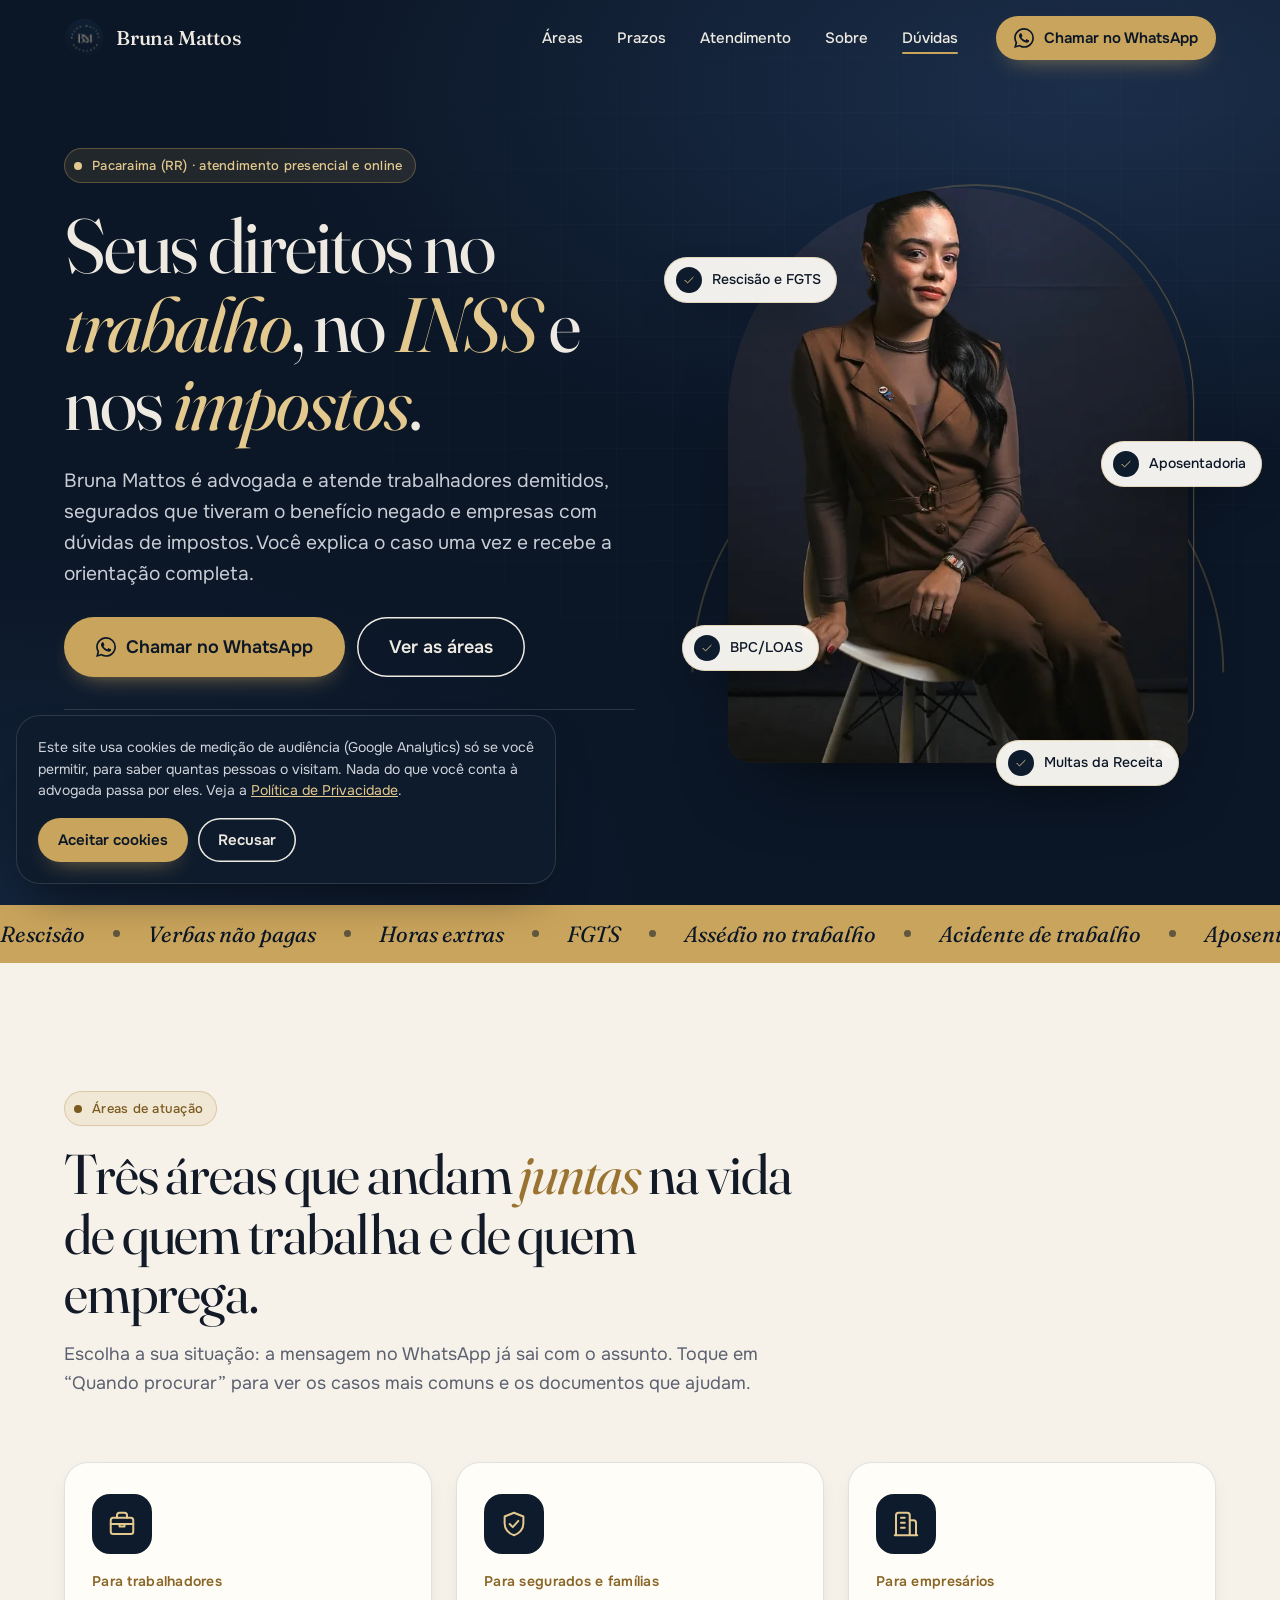
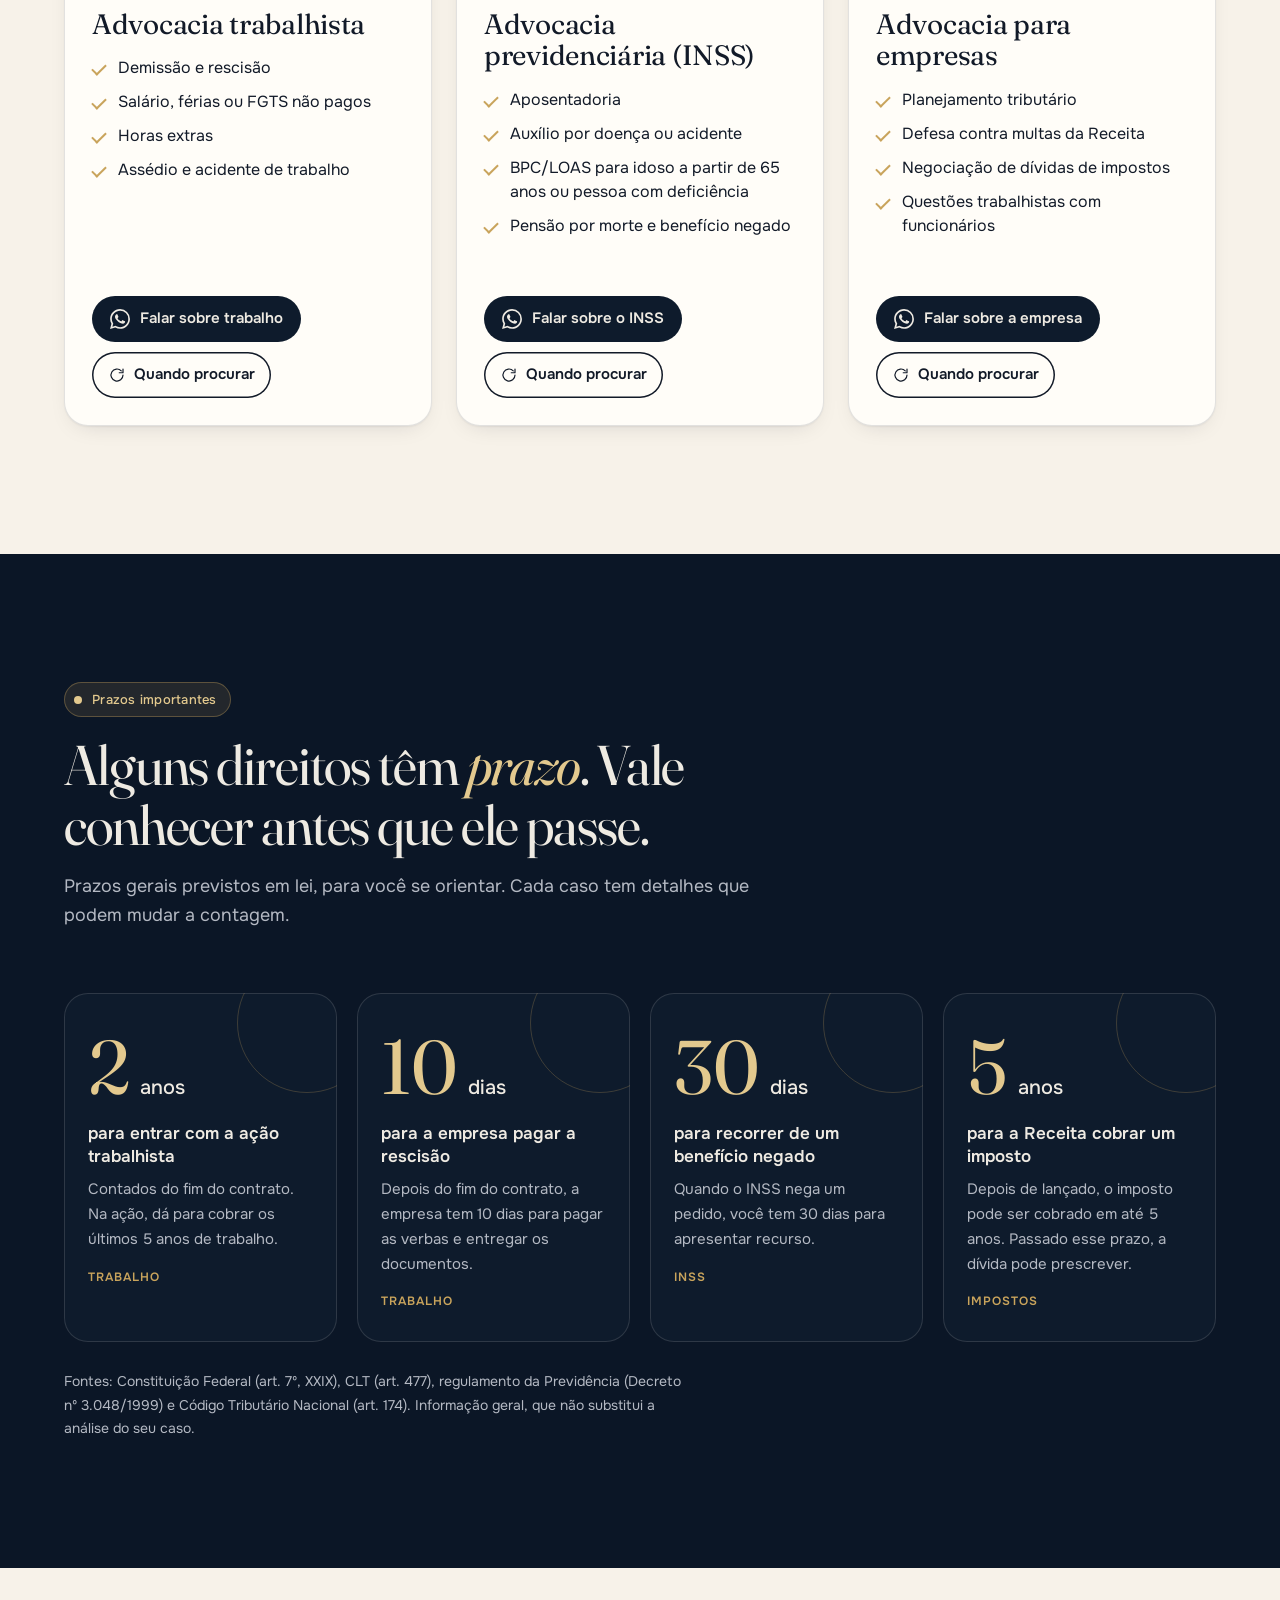
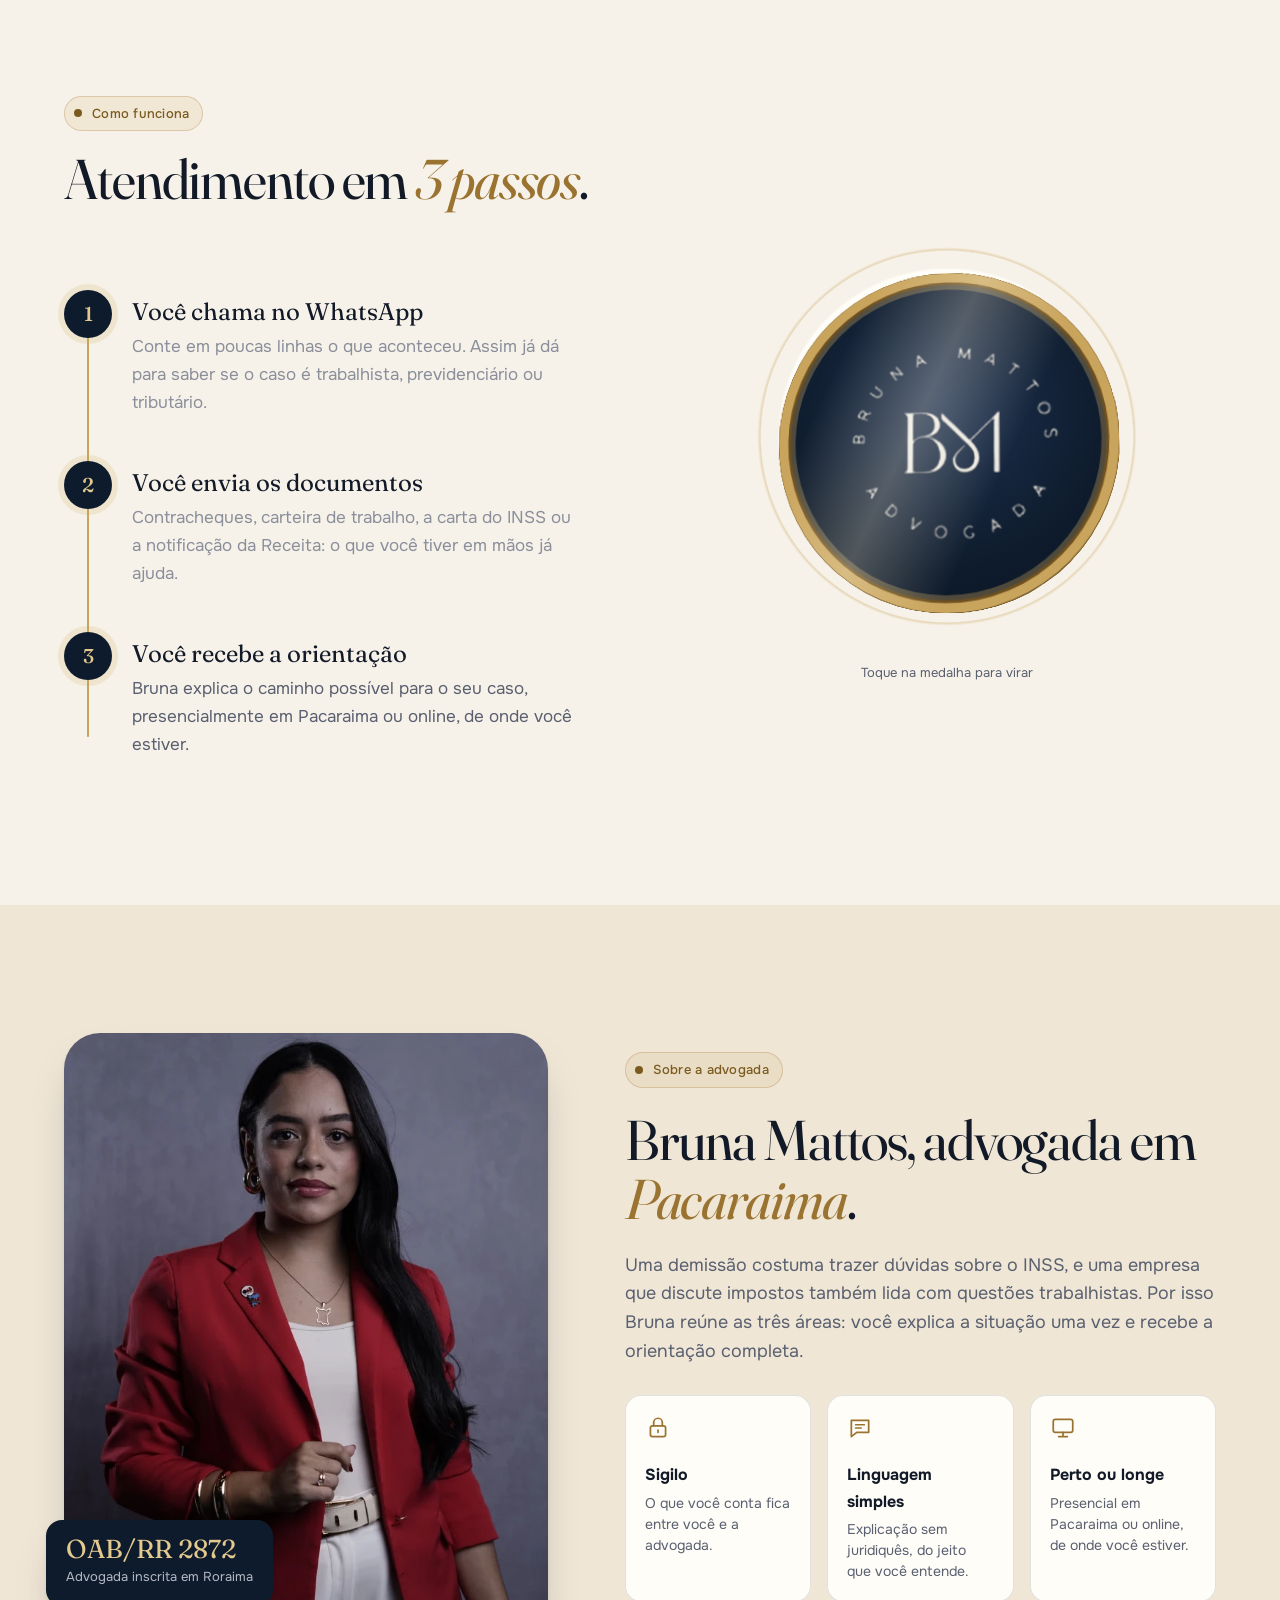
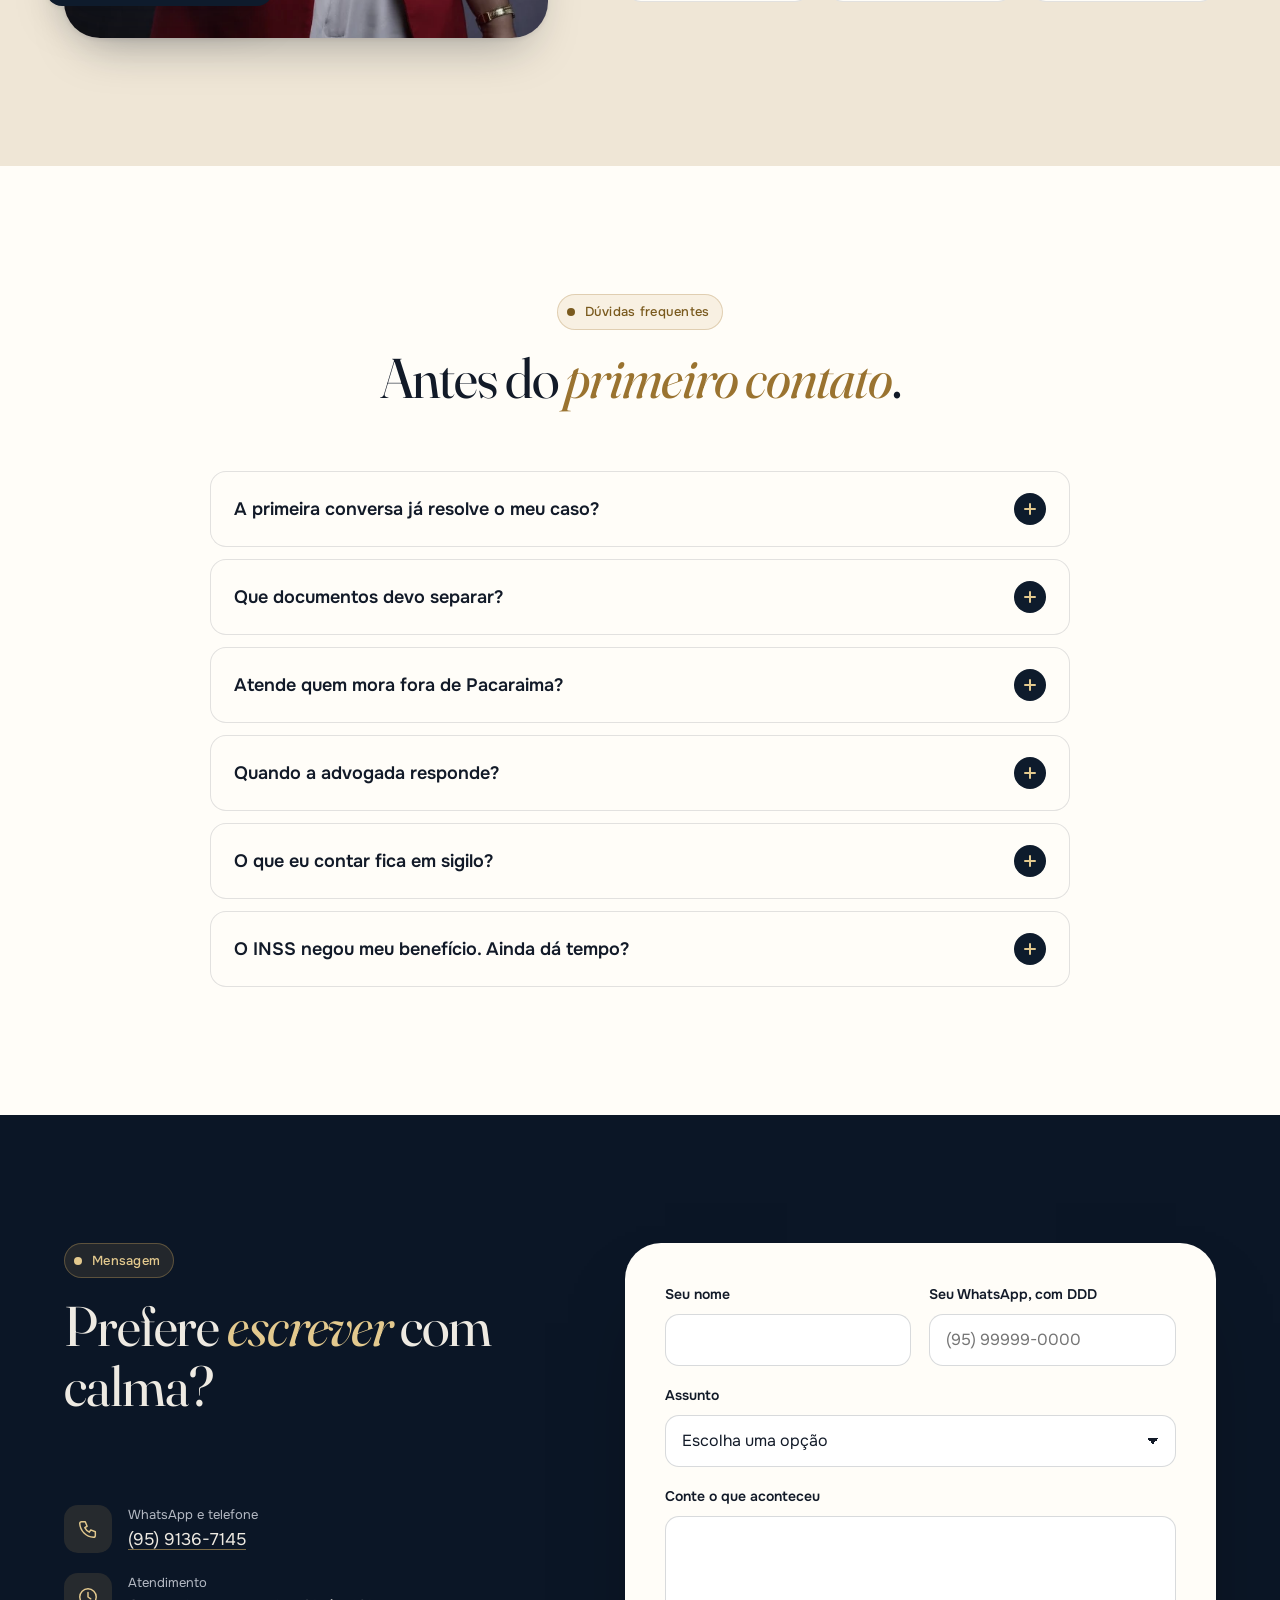
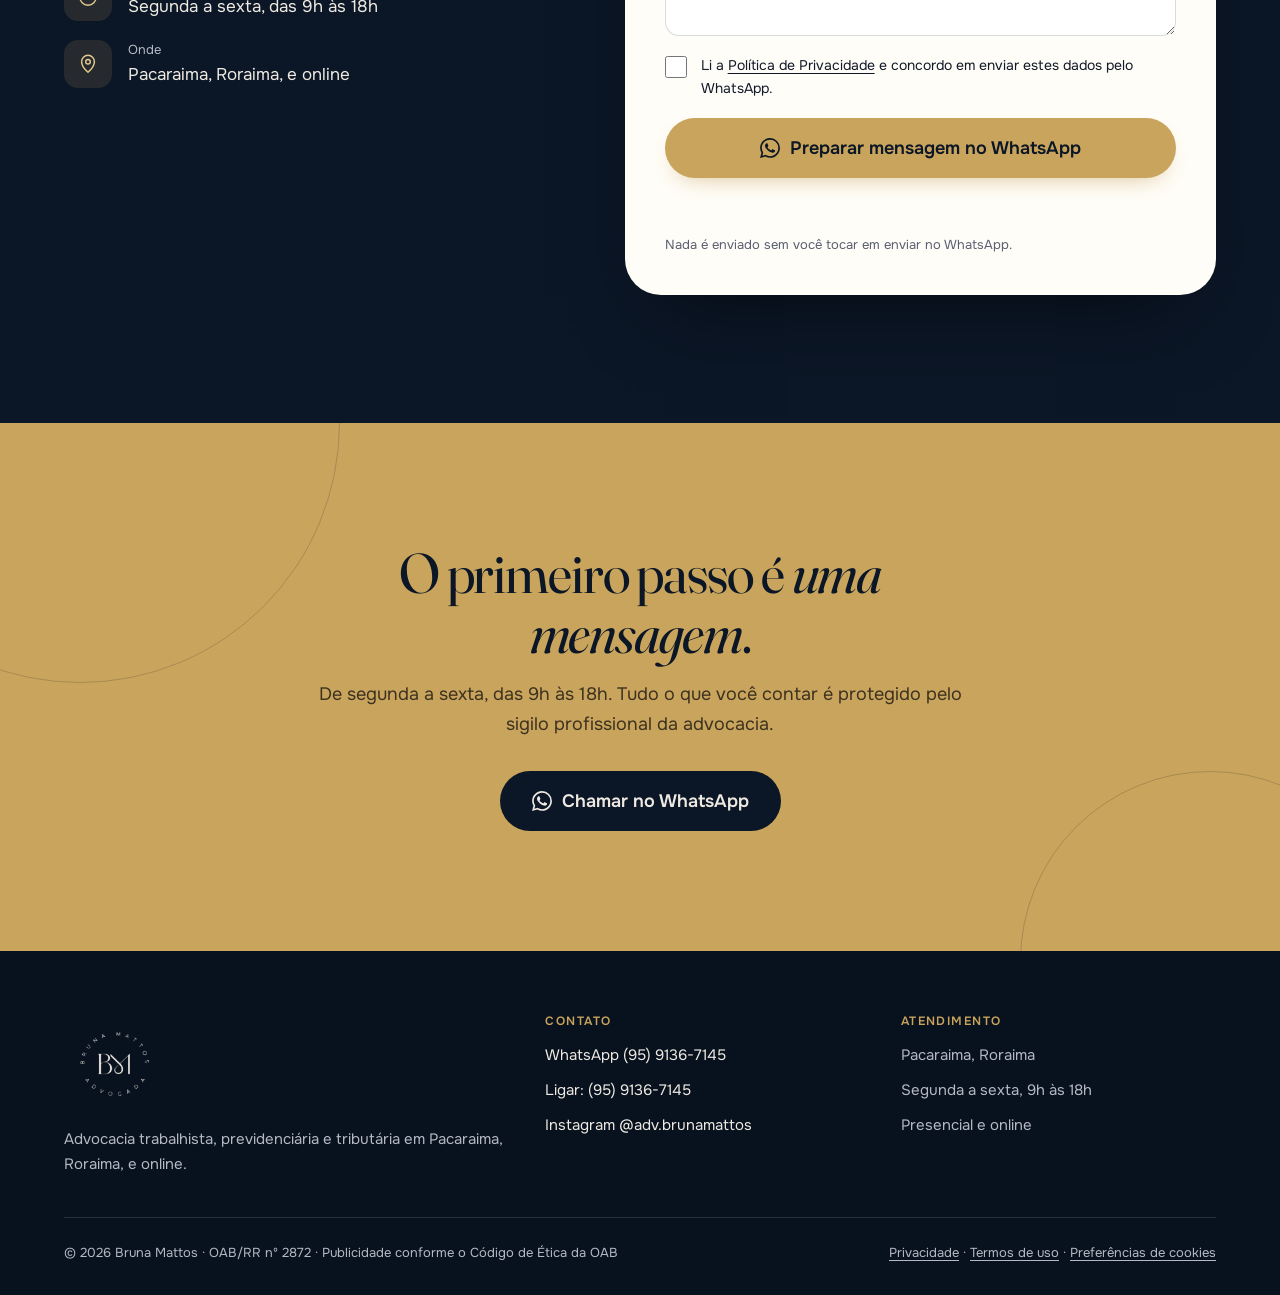
<file: index.html>
<!doctype html>
<html lang="pt-BR">
<head>
<meta charset="utf-8">
<meta name="viewport" content="width=device-width, initial-scale=1, viewport-fit=cover">
<title>Bruna Mattos, advogada em Pacaraima (RR): trabalho, INSS e impostos</title>
<meta name="description" content="Advogada para trabalhadores, segurados do INSS e empresas, presencial em Pacaraima (RR) e online. OAB/RR nº 2872. Fale pelo WhatsApp de segunda a sexta, das 9h às 18h.">
<link rel="canonical" href="https://vinyciusgestao.github.io/bruna-mattos-advogada/">
<meta property="og:type" content="website">
<meta property="og:locale" content="pt_BR">
<meta property="og:site_name" content="Bruna Mattos, Advogada">
<meta property="og:url" content="https://vinyciusgestao.github.io/bruna-mattos-advogada/">
<meta property="og:title" content="Bruna Mattos, advogada em Pacaraima (RR): trabalho, INSS e impostos">
<meta property="og:description" content="Advogada para trabalhadores, segurados do INSS e empresas, presencial em Pacaraima (RR) e online. OAB/RR nº 2872. Fale pelo WhatsApp de segunda a sexta, das 9h às 18h.">
<meta property="og:image" content="https://vinyciusgestao.github.io/bruna-mattos-advogada/assets/img/og-image.jpg">
<meta property="og:image:width" content="1200">
<meta property="og:image:height" content="630">
<meta property="og:image:alt" content="Bruna Mattos, advogada, ao lado do nome e da OAB/RR nº 2872">
<meta name="twitter:card" content="summary_large_image">
<meta name="twitter:image" content="https://vinyciusgestao.github.io/bruna-mattos-advogada/assets/img/og-image.jpg">
<link rel="icon" href="favicon.ico" sizes="48x48">
<link rel="icon" href="favicon-32x32.png" type="image/png" sizes="32x32">
<link rel="icon" href="favicon-16x16.png" type="image/png" sizes="16x16">
<link rel="apple-touch-icon" href="apple-touch-icon.png">
<link rel="manifest" href="site.webmanifest">
<meta name="theme-color" content="#0b1626">
<link rel="preconnect" href="https://fonts.googleapis.com">
<link rel="preconnect" href="https://fonts.gstatic.com" crossorigin>
<link href="https://fonts.googleapis.com/css2?family=Fraunces:ital,opsz,wght@0,9..144,300..600;1,9..144,300..600&family=Onest:wght@400..700&display=swap" rel="stylesheet">
<link rel="stylesheet" href="assets/estilo.css">
<script>document.documentElement.classList.add("js");try{if(sessionStorage.getItem("bm-visto")||matchMedia("(prefers-reduced-motion: reduce)").matches)document.documentElement.classList.add("sem-carregamento");sessionStorage.setItem("bm-visto","1")}catch(e){document.documentElement.classList.add("sem-carregamento")}</script>
<link rel="modulepreload" href="assets/app.js">
</head>
<body>
<a class="skip-link" href="#conteudo">Pular para o conteúdo</a>
<div class="carregando" aria-hidden="true"><div class="carregando__marca"><img src="assets/img/logo-bruna-mattos-marfim.png" alt="" width="92" height="92"></div></div>
<header class="topo" data-topo>
  <div class="wrap topo__barra">
    <a class="marca" href="#inicio"><img src="assets/img/logo-bruna-mattos.png" alt="" width="40" height="40">Bruna Mattos</a>
    <nav class="menu" aria-label="Principal">
      <a href="#areas">Áreas</a><a href="#prazos">Prazos</a><a href="#atendimento">Atendimento</a><a href="#sobre">Sobre</a><a href="#duvidas">Dúvidas</a>
    </nav>
    <a class="btn btn--ouro" href="https://wa.me/559591367145?text=Ol%C3%A1%2C%20Bruna.%20Vim%20pelo%20site%20e%20gostaria%20de%20falar%20sobre%20um%20caso."><svg viewBox="0 0 24 24" fill="currentColor" aria-hidden="true"><path d="M17.472 14.382c-.297-.149-1.758-.867-2.03-.967-.273-.099-.471-.148-.67.15-.197.297-.767.966-.94 1.164-.173.199-.347.223-.644.075-.297-.15-1.255-.463-2.39-1.475-.883-.788-1.48-1.761-1.653-2.059-.173-.297-.018-.458.13-.606.134-.133.298-.347.446-.52.149-.174.198-.298.298-.497.099-.198.05-.371-.025-.52-.075-.149-.669-1.612-.916-2.207-.242-.579-.487-.5-.669-.51-.173-.008-.371-.01-.57-.01-.198 0-.52.074-.792.372-.272.297-1.04 1.016-1.04 2.479 0 1.462 1.065 2.875 1.213 3.074.149.198 2.096 3.2 5.077 4.487.709.306 1.262.489 1.694.625.712.227 1.36.195 1.871.118.571-.085 1.758-.719 2.006-1.413.248-.694.248-1.289.173-1.413-.074-.124-.272-.198-.57-.347m-5.421 7.403h-.004a9.87 9.87 0 01-5.031-1.378l-.361-.214-3.741.982.998-3.648-.235-.374a9.86 9.86 0 01-1.51-5.26c.001-5.45 4.436-9.884 9.888-9.884 2.64 0 5.122 1.03 6.988 2.898a9.825 9.825 0 012.893 6.994c-.003 5.45-4.437 9.884-9.885 9.884m8.413-18.297A11.815 11.815 0 0012.05 0C5.495 0 .16 5.335.157 11.892c0 2.096.547 4.142 1.588 5.945L.057 24l6.305-1.654a11.882 11.882 0 005.683 1.448h.005c6.554 0 11.89-5.335 11.893-11.893a11.821 11.821 0 00-3.48-8.413Z"/></svg>Chamar no WhatsApp</a>
    <a class="topo__wa" href="https://wa.me/559591367145?text=Ol%C3%A1%2C%20Bruna.%20Vim%20pelo%20site%20e%20gostaria%20de%20falar%20sobre%20um%20caso." aria-label="Chamar no WhatsApp"><svg viewBox="0 0 24 24" fill="currentColor" aria-hidden="true"><path d="M17.472 14.382c-.297-.149-1.758-.867-2.03-.967-.273-.099-.471-.148-.67.15-.197.297-.767.966-.94 1.164-.173.199-.347.223-.644.075-.297-.15-1.255-.463-2.39-1.475-.883-.788-1.48-1.761-1.653-2.059-.173-.297-.018-.458.13-.606.134-.133.298-.347.446-.52.149-.174.198-.298.298-.497.099-.198.05-.371-.025-.52-.075-.149-.669-1.612-.916-2.207-.242-.579-.487-.5-.669-.51-.173-.008-.371-.01-.57-.01-.198 0-.52.074-.792.372-.272.297-1.04 1.016-1.04 2.479 0 1.462 1.065 2.875 1.213 3.074.149.198 2.096 3.2 5.077 4.487.709.306 1.262.489 1.694.625.712.227 1.36.195 1.871.118.571-.085 1.758-.719 2.006-1.413.248-.694.248-1.289.173-1.413-.074-.124-.272-.198-.57-.347m-5.421 7.403h-.004a9.87 9.87 0 01-5.031-1.378l-.361-.214-3.741.982.998-3.648-.235-.374a9.86 9.86 0 01-1.51-5.26c.001-5.45 4.436-9.884 9.888-9.884 2.64 0 5.122 1.03 6.988 2.898a9.825 9.825 0 012.893 6.994c-.003 5.45-4.437 9.884-9.885 9.884m8.413-18.297A11.815 11.815 0 0012.05 0C5.495 0 .16 5.335.157 11.892c0 2.096.547 4.142 1.588 5.945L.057 24l6.305-1.654a11.882 11.882 0 005.683 1.448h.005c6.554 0 11.89-5.335 11.893-11.893a11.821 11.821 0 00-3.48-8.413Z"/></svg></a>
    <button class="topo__menu-btn" type="button" aria-expanded="false" aria-controls="folha" aria-label="Abrir o menu"><span></span></button>
  </div>
</header>
<div class="folha" id="folha" aria-label="Menu">
  <a href="#areas">Áreas de atuação</a><a href="#prazos">Prazos importantes</a><a href="#atendimento">Como funciona</a><a href="#sobre">Sobre a Bruna</a><a href="#duvidas">Dúvidas</a>
  <a class="btn btn--ouro btn--grande" href="https://wa.me/559591367145?text=Ol%C3%A1%2C%20Bruna.%20Vim%20pelo%20site%20e%20gostaria%20de%20falar%20sobre%20um%20caso."><svg viewBox="0 0 24 24" fill="currentColor" aria-hidden="true"><path d="M17.472 14.382c-.297-.149-1.758-.867-2.03-.967-.273-.099-.471-.148-.67.15-.197.297-.767.966-.94 1.164-.173.199-.347.223-.644.075-.297-.15-1.255-.463-2.39-1.475-.883-.788-1.48-1.761-1.653-2.059-.173-.297-.018-.458.13-.606.134-.133.298-.347.446-.52.149-.174.198-.298.298-.497.099-.198.05-.371-.025-.52-.075-.149-.669-1.612-.916-2.207-.242-.579-.487-.5-.669-.51-.173-.008-.371-.01-.57-.01-.198 0-.52.074-.792.372-.272.297-1.04 1.016-1.04 2.479 0 1.462 1.065 2.875 1.213 3.074.149.198 2.096 3.2 5.077 4.487.709.306 1.262.489 1.694.625.712.227 1.36.195 1.871.118.571-.085 1.758-.719 2.006-1.413.248-.694.248-1.289.173-1.413-.074-.124-.272-.198-.57-.347m-5.421 7.403h-.004a9.87 9.87 0 01-5.031-1.378l-.361-.214-3.741.982.998-3.648-.235-.374a9.86 9.86 0 01-1.51-5.26c.001-5.45 4.436-9.884 9.888-9.884 2.64 0 5.122 1.03 6.988 2.898a9.825 9.825 0 012.893 6.994c-.003 5.45-4.437 9.884-9.885 9.884m8.413-18.297A11.815 11.815 0 0012.05 0C5.495 0 .16 5.335.157 11.892c0 2.096.547 4.142 1.588 5.945L.057 24l6.305-1.654a11.882 11.882 0 005.683 1.448h.005c6.554 0 11.89-5.335 11.893-11.893a11.821 11.821 0 00-3.48-8.413Z"/></svg>Chamar no WhatsApp</a>
</div>
<main id="conteudo" tabindex="-1">
  <section class="hero" id="inicio" aria-labelledby="hero-h">
    <div class="wrap hero__grade">
      <div class="hero__texto">
        <span class="eyebrow entra" style="--i:0"><span class="ponto" aria-hidden="true"></span>Pacaraima (RR) · atendimento presencial e online</span>
        <h1 id="hero-h" class="entra" style="--i:1">Seus direitos no <em>trabalho</em>, no <em>INSS</em> e nos <em>impostos</em>.</h1>
        <p class="lead entra" style="--i:2">Bruna Mattos é advogada e atende trabalhadores demitidos, segurados que tiveram o benefício negado e empresas com dúvidas de impostos. Você explica o caso uma vez e recebe a orientação completa.</p>
        <div class="hero__acoes entra" style="--i:3">
          <a class="btn btn--ouro btn--grande" href="https://wa.me/559591367145?text=Ol%C3%A1%2C%20Bruna.%20Vim%20pelo%20site%20e%20gostaria%20de%20falar%20sobre%20um%20caso."><svg viewBox="0 0 24 24" fill="currentColor" aria-hidden="true"><path d="M17.472 14.382c-.297-.149-1.758-.867-2.03-.967-.273-.099-.471-.148-.67.15-.197.297-.767.966-.94 1.164-.173.199-.347.223-.644.075-.297-.15-1.255-.463-2.39-1.475-.883-.788-1.48-1.761-1.653-2.059-.173-.297-.018-.458.13-.606.134-.133.298-.347.446-.52.149-.174.198-.298.298-.497.099-.198.05-.371-.025-.52-.075-.149-.669-1.612-.916-2.207-.242-.579-.487-.5-.669-.51-.173-.008-.371-.01-.57-.01-.198 0-.52.074-.792.372-.272.297-1.04 1.016-1.04 2.479 0 1.462 1.065 2.875 1.213 3.074.149.198 2.096 3.2 5.077 4.487.709.306 1.262.489 1.694.625.712.227 1.36.195 1.871.118.571-.085 1.758-.719 2.006-1.413.248-.694.248-1.289.173-1.413-.074-.124-.272-.198-.57-.347m-5.421 7.403h-.004a9.87 9.87 0 01-5.031-1.378l-.361-.214-3.741.982.998-3.648-.235-.374a9.86 9.86 0 01-1.51-5.26c.001-5.45 4.436-9.884 9.888-9.884 2.64 0 5.122 1.03 6.988 2.898a9.825 9.825 0 012.893 6.994c-.003 5.45-4.437 9.884-9.885 9.884m8.413-18.297A11.815 11.815 0 0012.05 0C5.495 0 .16 5.335.157 11.892c0 2.096.547 4.142 1.588 5.945L.057 24l6.305-1.654a11.882 11.882 0 005.683 1.448h.005c6.554 0 11.89-5.335 11.893-11.893a11.821 11.821 0 00-3.48-8.413Z"/></svg>Chamar no WhatsApp</a>
          <a class="btn btn--contorno btn--grande" href="#areas">Ver as áreas</a>
        </div>
        <ul class="selos entra" style="--i:4">
          <li><svg viewBox="0 0 24 24" fill="none" stroke="currentColor" stroke-width="1.6" stroke-linecap="round" stroke-linejoin="round" aria-hidden="true"><circle cx="12" cy="9" r="6"/><path d="m8.5 13.5-1.5 7.5 5-3 5 3-1.5-7.5"/></svg>OAB/RR nº 2872</li>
          <li><svg viewBox="0 0 24 24" fill="none" stroke="currentColor" stroke-width="1.6" stroke-linecap="round" stroke-linejoin="round" aria-hidden="true"><rect x="5" y="10" width="14" height="10" rx="2"/><path d="M8 10V7a4 4 0 0 1 8 0v3M12 14v2"/></svg>Conversa sigilosa</li>
          <li><svg viewBox="0 0 24 24" fill="none" stroke="currentColor" stroke-width="1.6" stroke-linecap="round" stroke-linejoin="round" aria-hidden="true"><circle cx="12" cy="12" r="9"/><path d="M12 7v5l3 2"/></svg>Seg. a sex., 9h às 18h</li>
          <li><svg viewBox="0 0 24 24" fill="none" stroke="currentColor" stroke-width="1.6" stroke-linecap="round" stroke-linejoin="round" aria-hidden="true"><path d="M5 4h4l2 5-2.5 1.5a11 11 0 0 0 5 5L15 13l5 2v4a2 2 0 0 1-2 2A16 16 0 0 1 3 6a2 2 0 0 1 2-2Z"/></svg><a href="tel:+559591367145">(95) 9136-7145</a></li>
        </ul>
      </div>
      <div class="retrato entra--foto" data-retrato>
        <div class="retrato__cena" data-cena>
          <svg class="retrato__arcos" viewBox="0 0 600 600" aria-hidden="true"><path d="M60 560 A240 240 0 0 1 540 560"/><path d="M20 560 A280 280 0 0 1 580 560"/><path d="M100 300 A200 200 0 0 1 500 300"/></svg>
          <div class="retrato__contorno" aria-hidden="true"></div>
          <div class="retrato__foto"><img src="assets/img/bruna-retrato-marrom.webp" width="614" height="856" alt="Bruna Mattos, advogada, sentada numa cadeira branca, de conjunto marrom, diante de um fundo azul-marinho" fetchpriority="high"></div>
          <span class="etiqueta etiqueta--1" aria-hidden="true"><i><svg viewBox="0 0 24 24" fill="none" stroke="currentColor" stroke-width="1.6" stroke-linecap="round" stroke-linejoin="round" aria-hidden="true"><path d="m5 12.5 4.5 4.5L19 7.5"/></svg></i>Rescisão e FGTS</span>
          <span class="etiqueta etiqueta--2" aria-hidden="true"><i><svg viewBox="0 0 24 24" fill="none" stroke="currentColor" stroke-width="1.6" stroke-linecap="round" stroke-linejoin="round" aria-hidden="true"><path d="m5 12.5 4.5 4.5L19 7.5"/></svg></i>Aposentadoria</span>
          <span class="etiqueta etiqueta--3" aria-hidden="true"><i><svg viewBox="0 0 24 24" fill="none" stroke="currentColor" stroke-width="1.6" stroke-linecap="round" stroke-linejoin="round" aria-hidden="true"><path d="m5 12.5 4.5 4.5L19 7.5"/></svg></i>BPC/LOAS</span>
          <span class="etiqueta etiqueta--4" aria-hidden="true"><i><svg viewBox="0 0 24 24" fill="none" stroke="currentColor" stroke-width="1.6" stroke-linecap="round" stroke-linejoin="round" aria-hidden="true"><path d="m5 12.5 4.5 4.5L19 7.5"/></svg></i>Multas da Receita</span>
        </div>
      </div>
    </div>
  </section>

  <div class="faixa" aria-label="Assuntos atendidos">
    <div class="faixa__trilho"><ul><li>Rescisão</li><li>Verbas não pagas</li><li>Horas extras</li><li>FGTS</li><li>Assédio no trabalho</li><li>Acidente de trabalho</li><li>Aposentadoria</li><li>Auxílio-doença</li><li>BPC/LOAS</li><li>Pensão por morte</li><li>Benefício negado</li><li>Revisão do INSS</li><li>Planejamento tributário</li><li>Multas da Receita</li><li>Dívidas de impostos</li><li>Defesa da empresa</li></ul><ul aria-hidden="true"><li>Rescisão</li><li>Verbas não pagas</li><li>Horas extras</li><li>FGTS</li><li>Assédio no trabalho</li><li>Acidente de trabalho</li><li>Aposentadoria</li><li>Auxílio-doença</li><li>BPC/LOAS</li><li>Pensão por morte</li><li>Benefício negado</li><li>Revisão do INSS</li><li>Planejamento tributário</li><li>Multas da Receita</li><li>Dívidas de impostos</li><li>Defesa da empresa</li></ul></div>
  </div>

  <section class="secao" id="areas" aria-labelledby="areas-h">
    <div class="wrap">
      <div class="cabeca">
        <span class="eyebrow eyebrow--claro" data-revela><span class="ponto" aria-hidden="true"></span>Áreas de atuação</span>
        <h2 class="titulo" id="areas-h" data-revela style="--i:1">Três áreas que andam <em>juntas</em> na vida de quem trabalha e de quem emprega.</h2>
        <p class="lead" data-revela style="--i:2">Escolha a sua situação: a mensagem no WhatsApp já sai com o assunto. Toque em “Quando procurar” para ver os casos mais comuns e os documentos que ajudam.</p>
      </div>
      <div class="areas">
      <article class="area" data-area data-revela style="--i:0">
        <div class="area__giro">
          <div class="area__face area__frente">
            <div class="area__icone"><svg viewBox="0 0 24 24" fill="none" stroke="currentColor" stroke-width="1.6" stroke-linecap="round" stroke-linejoin="round" aria-hidden="true"><rect x="3" y="7" width="18" height="13" rx="2"/><path d="M8 7V5a2 2 0 0 1 2-2h4a2 2 0 0 1 2 2v2M3 12h18M10 12v2h4v-2"/></svg></div>
            <p class="area__para">Para trabalhadores</p>
            <h3>Advocacia trabalhista</h3>
            <ul><li>Demissão e rescisão</li><li>Salário, férias ou FGTS não pagos</li><li>Horas extras</li><li>Assédio e acidente de trabalho</li></ul>
            <div class="area__acoes">
              <a class="btn" href="https://wa.me/559591367145?text=Ol%C3%A1%2C%20Bruna.%20Vim%20pelo%20site%20e%20tenho%20uma%20d%C3%BAvida%20trabalhista."><svg viewBox="0 0 24 24" fill="currentColor" aria-hidden="true"><path d="M17.472 14.382c-.297-.149-1.758-.867-2.03-.967-.273-.099-.471-.148-.67.15-.197.297-.767.966-.94 1.164-.173.199-.347.223-.644.075-.297-.15-1.255-.463-2.39-1.475-.883-.788-1.48-1.761-1.653-2.059-.173-.297-.018-.458.13-.606.134-.133.298-.347.446-.52.149-.174.198-.298.298-.497.099-.198.05-.371-.025-.52-.075-.149-.669-1.612-.916-2.207-.242-.579-.487-.5-.669-.51-.173-.008-.371-.01-.57-.01-.198 0-.52.074-.792.372-.272.297-1.04 1.016-1.04 2.479 0 1.462 1.065 2.875 1.213 3.074.149.198 2.096 3.2 5.077 4.487.709.306 1.262.489 1.694.625.712.227 1.36.195 1.871.118.571-.085 1.758-.719 2.006-1.413.248-.694.248-1.289.173-1.413-.074-.124-.272-.198-.57-.347m-5.421 7.403h-.004a9.87 9.87 0 01-5.031-1.378l-.361-.214-3.741.982.998-3.648-.235-.374a9.86 9.86 0 01-1.51-5.26c.001-5.45 4.436-9.884 9.888-9.884 2.64 0 5.122 1.03 6.988 2.898a9.825 9.825 0 012.893 6.994c-.003 5.45-4.437 9.884-9.885 9.884m8.413-18.297A11.815 11.815 0 0012.05 0C5.495 0 .16 5.335.157 11.892c0 2.096.547 4.142 1.588 5.945L.057 24l6.305-1.654a11.882 11.882 0 005.683 1.448h.005c6.554 0 11.89-5.335 11.893-11.893a11.821 11.821 0 00-3.48-8.413Z"/></svg>Falar sobre trabalho</a>
              <button class="virar" type="button" aria-pressed="false" data-virar><svg viewBox="0 0 24 24" fill="none" stroke="currentColor" stroke-width="1.6" stroke-linecap="round" stroke-linejoin="round" aria-hidden="true"><path d="M20 12a8 8 0 1 1-2.3-5.6M20 4v5h-5"/></svg>Quando procurar</button>
            </div>
          </div>
          <div class="area__face area__verso" aria-hidden="true">
            <h4>Quando procurar</h4>
            <ul><li>Foi demitido e não recebeu tudo</li><li>Trabalhou sem carteira assinada</li><li>Fazia horas extras sem receber</li><li>Sofreu assédio ou acidente no trabalho</li></ul>
            <h4>Documentos que ajudam</h4>
            <p>Carteira de trabalho, contracheques, termo de rescisão, extrato do FGTS e mensagens ou fotos do dia a dia no trabalho.</p>
            <div class="area__acoes">
              <a class="btn btn--ouro" href="https://wa.me/559591367145?text=Ol%C3%A1%2C%20Bruna.%20Vim%20pelo%20site%20e%20tenho%20uma%20d%C3%BAvida%20trabalhista." tabindex="-1"><svg viewBox="0 0 24 24" fill="currentColor" aria-hidden="true"><path d="M17.472 14.382c-.297-.149-1.758-.867-2.03-.967-.273-.099-.471-.148-.67.15-.197.297-.767.966-.94 1.164-.173.199-.347.223-.644.075-.297-.15-1.255-.463-2.39-1.475-.883-.788-1.48-1.761-1.653-2.059-.173-.297-.018-.458.13-.606.134-.133.298-.347.446-.52.149-.174.198-.298.298-.497.099-.198.05-.371-.025-.52-.075-.149-.669-1.612-.916-2.207-.242-.579-.487-.5-.669-.51-.173-.008-.371-.01-.57-.01-.198 0-.52.074-.792.372-.272.297-1.04 1.016-1.04 2.479 0 1.462 1.065 2.875 1.213 3.074.149.198 2.096 3.2 5.077 4.487.709.306 1.262.489 1.694.625.712.227 1.36.195 1.871.118.571-.085 1.758-.719 2.006-1.413.248-.694.248-1.289.173-1.413-.074-.124-.272-.198-.57-.347m-5.421 7.403h-.004a9.87 9.87 0 01-5.031-1.378l-.361-.214-3.741.982.998-3.648-.235-.374a9.86 9.86 0 01-1.51-5.26c.001-5.45 4.436-9.884 9.888-9.884 2.64 0 5.122 1.03 6.988 2.898a9.825 9.825 0 012.893 6.994c-.003 5.45-4.437 9.884-9.885 9.884m8.413-18.297A11.815 11.815 0 0012.05 0C5.495 0 .16 5.335.157 11.892c0 2.096.547 4.142 1.588 5.945L.057 24l6.305-1.654a11.882 11.882 0 005.683 1.448h.005c6.554 0 11.89-5.335 11.893-11.893a11.821 11.821 0 00-3.48-8.413Z"/></svg>Falar sobre trabalho</a>
              <button class="virar" type="button" tabindex="-1" data-virar><svg viewBox="0 0 24 24" fill="none" stroke="currentColor" stroke-width="1.6" stroke-linecap="round" stroke-linejoin="round" aria-hidden="true"><path d="M20 12a8 8 0 1 1-2.3-5.6M20 4v5h-5"/></svg>Voltar</button>
            </div>
          </div>
        </div>
      </article>
      <article class="area" data-area data-revela style="--i:1">
        <div class="area__giro">
          <div class="area__face area__frente">
            <div class="area__icone"><svg viewBox="0 0 24 24" fill="none" stroke="currentColor" stroke-width="1.6" stroke-linecap="round" stroke-linejoin="round" aria-hidden="true"><path d="M12 3 4.5 6v5.5c0 4.6 3.2 8.4 7.5 9.5 4.3-1.1 7.5-4.9 7.5-9.5V6L12 3Z"/><path d="m8.5 12 2.5 2.5 4.5-5"/></svg></div>
            <p class="area__para">Para segurados e famílias</p>
            <h3>Advocacia previdenciária (INSS)</h3>
            <ul><li>Aposentadoria</li><li>Auxílio por doença ou acidente</li><li>BPC/LOAS para idoso a partir de 65 anos ou pessoa com deficiência</li><li>Pensão por morte e benefício negado</li></ul>
            <div class="area__acoes">
              <a class="btn" href="https://wa.me/559591367145?text=Ol%C3%A1%2C%20Bruna.%20Vim%20pelo%20site%20e%20tenho%20uma%20d%C3%BAvida%20sobre%20o%20INSS."><svg viewBox="0 0 24 24" fill="currentColor" aria-hidden="true"><path d="M17.472 14.382c-.297-.149-1.758-.867-2.03-.967-.273-.099-.471-.148-.67.15-.197.297-.767.966-.94 1.164-.173.199-.347.223-.644.075-.297-.15-1.255-.463-2.39-1.475-.883-.788-1.48-1.761-1.653-2.059-.173-.297-.018-.458.13-.606.134-.133.298-.347.446-.52.149-.174.198-.298.298-.497.099-.198.05-.371-.025-.52-.075-.149-.669-1.612-.916-2.207-.242-.579-.487-.5-.669-.51-.173-.008-.371-.01-.57-.01-.198 0-.52.074-.792.372-.272.297-1.04 1.016-1.04 2.479 0 1.462 1.065 2.875 1.213 3.074.149.198 2.096 3.2 5.077 4.487.709.306 1.262.489 1.694.625.712.227 1.36.195 1.871.118.571-.085 1.758-.719 2.006-1.413.248-.694.248-1.289.173-1.413-.074-.124-.272-.198-.57-.347m-5.421 7.403h-.004a9.87 9.87 0 01-5.031-1.378l-.361-.214-3.741.982.998-3.648-.235-.374a9.86 9.86 0 01-1.51-5.26c.001-5.45 4.436-9.884 9.888-9.884 2.64 0 5.122 1.03 6.988 2.898a9.825 9.825 0 012.893 6.994c-.003 5.45-4.437 9.884-9.885 9.884m8.413-18.297A11.815 11.815 0 0012.05 0C5.495 0 .16 5.335.157 11.892c0 2.096.547 4.142 1.588 5.945L.057 24l6.305-1.654a11.882 11.882 0 005.683 1.448h.005c6.554 0 11.89-5.335 11.893-11.893a11.821 11.821 0 00-3.48-8.413Z"/></svg>Falar sobre o INSS</a>
              <button class="virar" type="button" aria-pressed="false" data-virar><svg viewBox="0 0 24 24" fill="none" stroke="currentColor" stroke-width="1.6" stroke-linecap="round" stroke-linejoin="round" aria-hidden="true"><path d="M20 12a8 8 0 1 1-2.3-5.6M20 4v5h-5"/></svg>Quando procurar</button>
            </div>
          </div>
          <div class="area__face area__verso" aria-hidden="true">
            <h4>Quando procurar</h4>
            <ul><li>O INSS negou ou cortou o seu benefício</li><li>Quer saber se já pode se aposentar</li><li>Ficou sem poder trabalhar por doença</li><li>Perdeu alguém da família que contribuía</li></ul>
            <h4>Documentos que ajudam</h4>
            <p>Documento com foto, CPF, carteira de trabalho, carnês de contribuição, laudos médicos e a carta do INSS, se houver.</p>
            <div class="area__acoes">
              <a class="btn btn--ouro" href="https://wa.me/559591367145?text=Ol%C3%A1%2C%20Bruna.%20Vim%20pelo%20site%20e%20tenho%20uma%20d%C3%BAvida%20sobre%20o%20INSS." tabindex="-1"><svg viewBox="0 0 24 24" fill="currentColor" aria-hidden="true"><path d="M17.472 14.382c-.297-.149-1.758-.867-2.03-.967-.273-.099-.471-.148-.67.15-.197.297-.767.966-.94 1.164-.173.199-.347.223-.644.075-.297-.15-1.255-.463-2.39-1.475-.883-.788-1.48-1.761-1.653-2.059-.173-.297-.018-.458.13-.606.134-.133.298-.347.446-.52.149-.174.198-.298.298-.497.099-.198.05-.371-.025-.52-.075-.149-.669-1.612-.916-2.207-.242-.579-.487-.5-.669-.51-.173-.008-.371-.01-.57-.01-.198 0-.52.074-.792.372-.272.297-1.04 1.016-1.04 2.479 0 1.462 1.065 2.875 1.213 3.074.149.198 2.096 3.2 5.077 4.487.709.306 1.262.489 1.694.625.712.227 1.36.195 1.871.118.571-.085 1.758-.719 2.006-1.413.248-.694.248-1.289.173-1.413-.074-.124-.272-.198-.57-.347m-5.421 7.403h-.004a9.87 9.87 0 01-5.031-1.378l-.361-.214-3.741.982.998-3.648-.235-.374a9.86 9.86 0 01-1.51-5.26c.001-5.45 4.436-9.884 9.888-9.884 2.64 0 5.122 1.03 6.988 2.898a9.825 9.825 0 012.893 6.994c-.003 5.45-4.437 9.884-9.885 9.884m8.413-18.297A11.815 11.815 0 0012.05 0C5.495 0 .16 5.335.157 11.892c0 2.096.547 4.142 1.588 5.945L.057 24l6.305-1.654a11.882 11.882 0 005.683 1.448h.005c6.554 0 11.89-5.335 11.893-11.893a11.821 11.821 0 00-3.48-8.413Z"/></svg>Falar sobre o INSS</a>
              <button class="virar" type="button" tabindex="-1" data-virar><svg viewBox="0 0 24 24" fill="none" stroke="currentColor" stroke-width="1.6" stroke-linecap="round" stroke-linejoin="round" aria-hidden="true"><path d="M20 12a8 8 0 1 1-2.3-5.6M20 4v5h-5"/></svg>Voltar</button>
            </div>
          </div>
        </div>
      </article>
      <article class="area" data-area data-revela style="--i:2">
        <div class="area__giro">
          <div class="area__face area__frente">
            <div class="area__icone"><svg viewBox="0 0 24 24" fill="none" stroke="currentColor" stroke-width="1.6" stroke-linecap="round" stroke-linejoin="round" aria-hidden="true"><path d="M4 21V5a2 2 0 0 1 2-2h7a2 2 0 0 1 2 2v16M15 9h3a2 2 0 0 1 2 2v10M3 21h18"/><path d="M8 7h3M8 11h3M8 15h3"/></svg></div>
            <p class="area__para">Para empresários</p>
            <h3>Advocacia para empresas</h3>
            <ul><li>Planejamento tributário</li><li>Defesa contra multas da Receita</li><li>Negociação de dívidas de impostos</li><li>Questões trabalhistas com funcionários</li></ul>
            <div class="area__acoes">
              <a class="btn" href="https://wa.me/559591367145?text=Ol%C3%A1%2C%20Bruna.%20Vim%20pelo%20site%20e%20tenho%20uma%20empresa%20e%20uma%20d%C3%BAvida."><svg viewBox="0 0 24 24" fill="currentColor" aria-hidden="true"><path d="M17.472 14.382c-.297-.149-1.758-.867-2.03-.967-.273-.099-.471-.148-.67.15-.197.297-.767.966-.94 1.164-.173.199-.347.223-.644.075-.297-.15-1.255-.463-2.39-1.475-.883-.788-1.48-1.761-1.653-2.059-.173-.297-.018-.458.13-.606.134-.133.298-.347.446-.52.149-.174.198-.298.298-.497.099-.198.05-.371-.025-.52-.075-.149-.669-1.612-.916-2.207-.242-.579-.487-.5-.669-.51-.173-.008-.371-.01-.57-.01-.198 0-.52.074-.792.372-.272.297-1.04 1.016-1.04 2.479 0 1.462 1.065 2.875 1.213 3.074.149.198 2.096 3.2 5.077 4.487.709.306 1.262.489 1.694.625.712.227 1.36.195 1.871.118.571-.085 1.758-.719 2.006-1.413.248-.694.248-1.289.173-1.413-.074-.124-.272-.198-.57-.347m-5.421 7.403h-.004a9.87 9.87 0 01-5.031-1.378l-.361-.214-3.741.982.998-3.648-.235-.374a9.86 9.86 0 01-1.51-5.26c.001-5.45 4.436-9.884 9.888-9.884 2.64 0 5.122 1.03 6.988 2.898a9.825 9.825 0 012.893 6.994c-.003 5.45-4.437 9.884-9.885 9.884m8.413-18.297A11.815 11.815 0 0012.05 0C5.495 0 .16 5.335.157 11.892c0 2.096.547 4.142 1.588 5.945L.057 24l6.305-1.654a11.882 11.882 0 005.683 1.448h.005c6.554 0 11.89-5.335 11.893-11.893a11.821 11.821 0 00-3.48-8.413Z"/></svg>Falar sobre a empresa</a>
              <button class="virar" type="button" aria-pressed="false" data-virar><svg viewBox="0 0 24 24" fill="none" stroke="currentColor" stroke-width="1.6" stroke-linecap="round" stroke-linejoin="round" aria-hidden="true"><path d="M20 12a8 8 0 1 1-2.3-5.6M20 4v5h-5"/></svg>Quando procurar</button>
            </div>
          </div>
          <div class="area__face area__verso" aria-hidden="true">
            <h4>Quando procurar</h4>
            <ul><li>Recebeu uma notificação ou multa da Receita</li><li>Tem impostos atrasados e quer negociar</li><li>Quer pagar menos imposto dentro da lei</li><li>Precisa responder a uma ação trabalhista</li></ul>
            <h4>Documentos que ajudam</h4>
            <p>Contrato social, CNPJ, notificações recebidas, guias de impostos e os últimos balanços ou declarações.</p>
            <div class="area__acoes">
              <a class="btn btn--ouro" href="https://wa.me/559591367145?text=Ol%C3%A1%2C%20Bruna.%20Vim%20pelo%20site%20e%20tenho%20uma%20empresa%20e%20uma%20d%C3%BAvida." tabindex="-1"><svg viewBox="0 0 24 24" fill="currentColor" aria-hidden="true"><path d="M17.472 14.382c-.297-.149-1.758-.867-2.03-.967-.273-.099-.471-.148-.67.15-.197.297-.767.966-.94 1.164-.173.199-.347.223-.644.075-.297-.15-1.255-.463-2.39-1.475-.883-.788-1.48-1.761-1.653-2.059-.173-.297-.018-.458.13-.606.134-.133.298-.347.446-.52.149-.174.198-.298.298-.497.099-.198.05-.371-.025-.52-.075-.149-.669-1.612-.916-2.207-.242-.579-.487-.5-.669-.51-.173-.008-.371-.01-.57-.01-.198 0-.52.074-.792.372-.272.297-1.04 1.016-1.04 2.479 0 1.462 1.065 2.875 1.213 3.074.149.198 2.096 3.2 5.077 4.487.709.306 1.262.489 1.694.625.712.227 1.36.195 1.871.118.571-.085 1.758-.719 2.006-1.413.248-.694.248-1.289.173-1.413-.074-.124-.272-.198-.57-.347m-5.421 7.403h-.004a9.87 9.87 0 01-5.031-1.378l-.361-.214-3.741.982.998-3.648-.235-.374a9.86 9.86 0 01-1.51-5.26c.001-5.45 4.436-9.884 9.888-9.884 2.64 0 5.122 1.03 6.988 2.898a9.825 9.825 0 012.893 6.994c-.003 5.45-4.437 9.884-9.885 9.884m8.413-18.297A11.815 11.815 0 0012.05 0C5.495 0 .16 5.335.157 11.892c0 2.096.547 4.142 1.588 5.945L.057 24l6.305-1.654a11.882 11.882 0 005.683 1.448h.005c6.554 0 11.89-5.335 11.893-11.893a11.821 11.821 0 00-3.48-8.413Z"/></svg>Falar sobre a empresa</a>
              <button class="virar" type="button" tabindex="-1" data-virar><svg viewBox="0 0 24 24" fill="none" stroke="currentColor" stroke-width="1.6" stroke-linecap="round" stroke-linejoin="round" aria-hidden="true"><path d="M20 12a8 8 0 1 1-2.3-5.6M20 4v5h-5"/></svg>Voltar</button>
            </div>
          </div>
        </div>
      </article>
      </div>
    </div>
  </section>

  <section class="secao secao--escura" id="prazos" aria-labelledby="prazos-h">
    <div class="wrap">
      <div class="cabeca">
        <span class="eyebrow" data-revela><span class="ponto" aria-hidden="true"></span>Prazos importantes</span>
        <h2 class="titulo" id="prazos-h" data-revela style="--i:1">Alguns direitos têm <em>prazo</em>. Vale conhecer antes que ele passe.</h2>
        <p class="lead" data-revela style="--i:2">Prazos gerais previstos em lei, para você se orientar. Cada caso tem detalhes que podem mudar a contagem.</p>
      </div>
      <div class="prazos">
      <article class="prazo" data-revela style="--i:0">
        <p class="prazo__num"><span data-conta="2">2</span><small>anos</small></p>
        <h3>para entrar com a ação trabalhista</h3>
        <p>Contados do fim do contrato. Na ação, dá para cobrar os últimos 5 anos de trabalho.</p>
        <span class="prazo__area">Trabalho</span>
      </article>
      <article class="prazo" data-revela style="--i:1">
        <p class="prazo__num"><span data-conta="10">10</span><small>dias</small></p>
        <h3>para a empresa pagar a rescisão</h3>
        <p>Depois do fim do contrato, a empresa tem 10 dias para pagar as verbas e entregar os documentos.</p>
        <span class="prazo__area">Trabalho</span>
      </article>
      <article class="prazo" data-revela style="--i:2">
        <p class="prazo__num"><span data-conta="30">30</span><small>dias</small></p>
        <h3>para recorrer de um benefício negado</h3>
        <p>Quando o INSS nega um pedido, você tem 30 dias para apresentar recurso.</p>
        <span class="prazo__area">INSS</span>
      </article>
      <article class="prazo" data-revela style="--i:3">
        <p class="prazo__num"><span data-conta="5">5</span><small>anos</small></p>
        <h3>para a Receita cobrar um imposto</h3>
        <p>Depois de lançado, o imposto pode ser cobrado em até 5 anos. Passado esse prazo, a dívida pode prescrever.</p>
        <span class="prazo__area">Impostos</span>
      </article>
      </div>
      <p class="prazos__nota" data-revela>Fontes: Constituição Federal (art. 7º, XXIX), CLT (art. 477), regulamento da Previdência (Decreto nº 3.048/1999) e Código Tributário Nacional (art. 174). Informação geral, que não substitui a análise do seu caso.</p>
    </div>
  </section>

  <section class="secao" id="atendimento" aria-labelledby="atendimento-h">
    <div class="wrap atend">
      <div>
        <div class="cabeca">
          <span class="eyebrow eyebrow--claro" data-revela><span class="ponto" aria-hidden="true"></span>Como funciona</span>
          <h2 class="titulo" id="atendimento-h" data-revela style="--i:1">Atendimento em <em>3 passos</em>.</h2>
        </div>
        <ol class="passos" data-passos>
          <li class="passo" data-passo><span class="passo__n" aria-hidden="true">1</span><div><h3>Você chama no WhatsApp</h3><p>Conte em poucas linhas o que aconteceu. Assim já dá para saber se o caso é trabalhista, previdenciário ou tributário.</p></div></li>
          <li class="passo" data-passo><span class="passo__n" aria-hidden="true">2</span><div><h3>Você envia os documentos</h3><p>Contracheques, carteira de trabalho, a carta do INSS ou a notificação da Receita: o que você tiver em mãos já ajuda.</p></div></li>
          <li class="passo" data-passo id="passo-3"><span class="passo__n" aria-hidden="true">3</span><div><h3>Você recebe a orientação</h3><p>Bruna explica o caminho possível para o seu caso, presencialmente em Pacaraima ou online, de onde você estiver.</p></div></li>
        </ol>
      </div>
      <div class="medalha-palco" data-revela>
        <span class="medalha__sombra" data-sombra aria-hidden="true"></span>
        <button class="medalha" type="button" data-medalha aria-pressed="false" aria-label="Medalha com a logo de Bruna Mattos, advogada. Toque para ver o verso, com a OAB.">
          <span class="medalha__corpo" data-corpo style="--esp:9" aria-hidden="true">
            <span class="medalha__borda" style="transform:translateZ(-8px)"></span><span class="medalha__borda" style="transform:translateZ(-7px)"></span><span class="medalha__borda" style="transform:translateZ(-6px)"></span><span class="medalha__borda" style="transform:translateZ(-5px)"></span><span class="medalha__borda" style="transform:translateZ(-4px)"></span><span class="medalha__borda" style="transform:translateZ(-3px)"></span><span class="medalha__borda" style="transform:translateZ(-2px)"></span><span class="medalha__borda" style="transform:translateZ(-1px)"></span><span class="medalha__borda" style="transform:translateZ(0px)"></span><span class="medalha__borda" style="transform:translateZ(1px)"></span><span class="medalha__borda" style="transform:translateZ(2px)"></span><span class="medalha__borda" style="transform:translateZ(3px)"></span><span class="medalha__borda" style="transform:translateZ(4px)"></span><span class="medalha__borda" style="transform:translateZ(5px)"></span><span class="medalha__borda" style="transform:translateZ(6px)"></span><span class="medalha__borda" style="transform:translateZ(7px)"></span><span class="medalha__borda" style="transform:translateZ(8px)"></span>
            <span class="medalha__face medalha__frente"><img src="assets/img/logo-bruna-mattos-marfim.png" alt="" width="328" height="328"></span>
            <span class="medalha__face medalha__verso"><span class="medalha__verso-txt"><span>Advogada</span><strong>OAB/RR 2872</strong><i></i><span>Bruna Mattos</span></span></span>
          </span>
        </button>
        <span class="medalha-dica" aria-hidden="true">Toque na medalha para virar</span>
      </div>
    </div>
  </section>

  <section class="secao secao--areia" id="sobre" aria-labelledby="sobre-h">
    <div class="wrap sobre">
      <div class="sobre__foto" data-revela>
        <img src="assets/img/bruna-retrato-vermelho.webp" width="660" height="852" alt="Bruna Mattos, advogada, de blazer vermelho e blusa branca, em pé diante de um fundo cinza" loading="lazy" decoding="async">
        <div class="sobre__oab"><strong>OAB/RR 2872</strong><span>Advogada inscrita em Roraima</span></div>
      </div>
      <div class="sobre__texto">
        <span class="eyebrow eyebrow--claro" data-revela><span class="ponto" aria-hidden="true"></span>Sobre a advogada</span>
        <h2 class="titulo" id="sobre-h" data-revela style="--i:1">Bruna Mattos, advogada em <em>Pacaraima</em>.</h2>
        <p class="lead" data-revela style="--i:2">Uma demissão costuma trazer dúvidas sobre o INSS, e uma empresa que discute impostos também lida com questões trabalhistas. Por isso Bruna reúne as três áreas: você explica a situação uma vez e recebe a orientação completa.</p>
        <ul class="valores">
          <li data-revela style="--i:0"><svg viewBox="0 0 24 24" fill="none" stroke="currentColor" stroke-width="1.6" stroke-linecap="round" stroke-linejoin="round" aria-hidden="true"><rect x="5" y="10" width="14" height="10" rx="2"/><path d="M8 10V7a4 4 0 0 1 8 0v3M12 14v2"/></svg><strong>Sigilo</strong><span>O que você conta fica entre você e a advogada.</span></li>
          <li data-revela style="--i:1"><svg viewBox="0 0 24 24" fill="none" stroke="currentColor" stroke-width="1.6" stroke-linecap="round" stroke-linejoin="round" aria-hidden="true"><path d="M4 5h16v11H9l-5 4V5Z"/><path d="M8 9h8M8 12h5"/></svg><strong>Linguagem simples</strong><span>Explicação sem juridiquês, do jeito que você entende.</span></li>
          <li data-revela style="--i:2"><svg viewBox="0 0 24 24" fill="none" stroke="currentColor" stroke-width="1.6" stroke-linecap="round" stroke-linejoin="round" aria-hidden="true"><rect x="3" y="4" width="18" height="12" rx="2"/><path d="M8 20h8M12 16v4"/></svg><strong>Perto ou longe</strong><span>Presencial em Pacaraima ou online, de onde você estiver.</span></li>
        </ul>
      </div>
    </div>
  </section>

  <section class="secao secao--papel" id="duvidas" aria-labelledby="duvidas-h">
    <div class="wrap">
      <div class="cabeca cabeca--centro">
        <span class="eyebrow eyebrow--claro" data-revela><span class="ponto" aria-hidden="true"></span>Dúvidas frequentes</span>
        <h2 class="titulo" id="duvidas-h" data-revela style="--i:1">Antes do <em>primeiro contato</em>.</h2>
      </div>
      <div class="perguntas">
      <div class="pergunta" data-pergunta data-revela style="--i:0">
        <h3><button type="button" aria-expanded="false" aria-controls="p0" id="pb0">A primeira conversa já resolve o meu caso?<span class="pergunta__sinal" aria-hidden="true"></span></button></h3>
        <div class="pergunta__corpo" id="p0" role="region" aria-labelledby="pb0"><div><p>A primeira conversa serve para entender a sua situação e dizer qual é o caminho possível. Depois disso, se fizer sentido, a Bruna explica como fica o atendimento.</p></div></div>
      </div>
      <div class="pergunta" data-pergunta data-revela style="--i:1">
        <h3><button type="button" aria-expanded="false" aria-controls="p1" id="pb1">Que documentos devo separar?<span class="pergunta__sinal" aria-hidden="true"></span></button></h3>
        <div class="pergunta__corpo" id="p1" role="region" aria-labelledby="pb1"><div><p>Contracheques, carteira de trabalho, termo de rescisão, cartas e extratos do INSS ou notificações da Receita. Se faltar algum, mande o que tiver: a advogada orienta o que buscar.</p></div></div>
      </div>
      <div class="pergunta" data-pergunta data-revela style="--i:2">
        <h3><button type="button" aria-expanded="false" aria-controls="p2" id="pb2">Atende quem mora fora de Pacaraima?<span class="pergunta__sinal" aria-hidden="true"></span></button></h3>
        <div class="pergunta__corpo" id="p2" role="region" aria-labelledby="pb2"><div><p>Sim. O atendimento também é online, pelo WhatsApp, para quem está em outra cidade de Roraima ou em outro estado.</p></div></div>
      </div>
      <div class="pergunta" data-pergunta data-revela style="--i:3">
        <h3><button type="button" aria-expanded="false" aria-controls="p3" id="pb3">Quando a advogada responde?<span class="pergunta__sinal" aria-hidden="true"></span></button></h3>
        <div class="pergunta__corpo" id="p3" role="region" aria-labelledby="pb3"><div><p>De segunda a sexta, das 9h às 18h. Mensagens enviadas fora desse horário ficam para o dia útil seguinte.</p></div></div>
      </div>
      <div class="pergunta" data-pergunta data-revela style="--i:4">
        <h3><button type="button" aria-expanded="false" aria-controls="p4" id="pb4">O que eu contar fica em sigilo?<span class="pergunta__sinal" aria-hidden="true"></span></button></h3>
        <div class="pergunta__corpo" id="p4" role="region" aria-labelledby="pb4"><div><p>Sim. Tudo o que você contar é protegido pelo sigilo profissional da advocacia, desde a primeira mensagem.</p></div></div>
      </div>
      <div class="pergunta" data-pergunta data-revela style="--i:4">
        <h3><button type="button" aria-expanded="false" aria-controls="p5" id="pb5">O INSS negou meu benefício. Ainda dá tempo?<span class="pergunta__sinal" aria-hidden="true"></span></button></h3>
        <div class="pergunta__corpo" id="p5" role="region" aria-labelledby="pb5"><div><p>Em geral, há 30 dias para recorrer no próprio INSS, e depois ainda pode haver o caminho na Justiça. Quanto antes você mandar a carta do INSS, mais opções existem.</p></div></div>
      </div>
      </div>
    </div>
  </section>

  <section class="secao secao--escura" id="mensagem" aria-labelledby="mensagem-h">
    <div class="wrap contato">
      <div>
        <span class="eyebrow" data-revela><span class="ponto" aria-hidden="true"></span>Mensagem</span>
        <h2 class="titulo" id="mensagem-h" data-revela style="--i:1;margin-top:18px">Prefere <em>escrever</em> com calma?</h2>
        <p class="lead" data-revela style="--i:2">Preencha os campos e a mensagem abre pronta no WhatsApp da Bruna. Você só precisa tocar em enviar.</p>
        <ul class="contato__lista">
          <li data-revela style="--i:0"><i><svg viewBox="0 0 24 24" fill="none" stroke="currentColor" stroke-width="1.6" stroke-linecap="round" stroke-linejoin="round" aria-hidden="true"><path d="M5 4h4l2 5-2.5 1.5a11 11 0 0 0 5 5L15 13l5 2v4a2 2 0 0 1-2 2A16 16 0 0 1 3 6a2 2 0 0 1 2-2Z"/></svg></i><div><span>WhatsApp e telefone</span><a href="tel:+559591367145">(95) 9136-7145</a></div></li>
          <li data-revela style="--i:1"><i><svg viewBox="0 0 24 24" fill="none" stroke="currentColor" stroke-width="1.6" stroke-linecap="round" stroke-linejoin="round" aria-hidden="true"><circle cx="12" cy="12" r="9"/><path d="M12 7v5l3 2"/></svg></i><div><span>Atendimento</span>Segunda a sexta, das 9h às 18h</div></li>
          <li data-revela style="--i:2"><i><svg viewBox="0 0 24 24" fill="none" stroke="currentColor" stroke-width="1.6" stroke-linecap="round" stroke-linejoin="round" aria-hidden="true"><path d="M12 21s-7-6.1-7-11.5A7 7 0 0 1 19 9.5C19 14.9 12 21 12 21Z"/><circle cx="12" cy="9.5" r="2.5"/></svg></i><div><span>Onde</span>Pacaraima, Roraima, e online</div></li>
        </ul>
      </div>
      <div class="form-card" data-revela>
        <form class="form" id="form-mensagem" novalidate>
          <div class="campo"><label for="f-nome">Seu nome</label>
            <input id="f-nome" name="nome" type="text" autocomplete="name" required minlength="2" aria-describedby="f-nome-err">
            <p class="erro" id="f-nome-err" hidden>Escreva o seu nome.</p></div>
          <div class="campo"><label for="f-tel">Seu WhatsApp, com DDD</label>
            <input id="f-tel" name="telefone" type="tel" autocomplete="tel" inputmode="tel" required aria-describedby="f-tel-err" placeholder="(95) 99999-0000">
            <p class="erro" id="f-tel-err" hidden>Escreva o número com DDD, por exemplo (95) 99999-0000.</p></div>
          <div class="campo campo--cheio"><label for="f-assunto">Assunto</label>
            <select id="f-assunto" name="assunto" required aria-describedby="f-assunto-err">
              <option value="">Escolha uma opção</option><option>Direito do trabalho</option><option>INSS e aposentadoria</option><option>Impostos da empresa</option><option>Outro assunto</option>
            </select>
            <p class="erro" id="f-assunto-err" hidden>Escolha o assunto da sua mensagem.</p></div>
          <div class="campo campo--cheio"><label for="f-msg">Conte o que aconteceu</label>
            <textarea id="f-msg" name="mensagem" rows="4" required minlength="10" aria-describedby="f-msg-err"></textarea>
            <p class="erro" id="f-msg-err" hidden>Escreva pelo menos uma frase sobre o seu caso.</p></div>
          <div class="campo campo--check campo--cheio"><input id="f-ok" name="consentimento" type="checkbox" required aria-describedby="f-ok-err"><label for="f-ok">Li a <a class="link-texto" href="privacidade.html">Política de Privacidade</a> e concordo em enviar estes dados pelo WhatsApp.</label>
            <p class="erro" id="f-ok-err" hidden>Marque esta opção para continuar.</p></div>
          <button class="btn btn--ouro btn--grande" type="submit"><svg viewBox="0 0 24 24" fill="currentColor" aria-hidden="true"><path d="M17.472 14.382c-.297-.149-1.758-.867-2.03-.967-.273-.099-.471-.148-.67.15-.197.297-.767.966-.94 1.164-.173.199-.347.223-.644.075-.297-.15-1.255-.463-2.39-1.475-.883-.788-1.48-1.761-1.653-2.059-.173-.297-.018-.458.13-.606.134-.133.298-.347.446-.52.149-.174.198-.298.298-.497.099-.198.05-.371-.025-.52-.075-.149-.669-1.612-.916-2.207-.242-.579-.487-.5-.669-.51-.173-.008-.371-.01-.57-.01-.198 0-.52.074-.792.372-.272.297-1.04 1.016-1.04 2.479 0 1.462 1.065 2.875 1.213 3.074.149.198 2.096 3.2 5.077 4.487.709.306 1.262.489 1.694.625.712.227 1.36.195 1.871.118.571-.085 1.758-.719 2.006-1.413.248-.694.248-1.289.173-1.413-.074-.124-.272-.198-.57-.347m-5.421 7.403h-.004a9.87 9.87 0 01-5.031-1.378l-.361-.214-3.741.982.998-3.648-.235-.374a9.86 9.86 0 01-1.51-5.26c.001-5.45 4.436-9.884 9.888-9.884 2.64 0 5.122 1.03 6.988 2.898a9.825 9.825 0 012.893 6.994c-.003 5.45-4.437 9.884-9.885 9.884m8.413-18.297A11.815 11.815 0 0012.05 0C5.495 0 .16 5.335.157 11.892c0 2.096.547 4.142 1.588 5.945L.057 24l6.305-1.654a11.882 11.882 0 005.683 1.448h.005c6.554 0 11.89-5.335 11.893-11.893a11.821 11.821 0 00-3.48-8.413Z"/></svg>Preparar mensagem no WhatsApp</button>
          <p class="form__status" role="status" aria-live="polite" data-status></p>
          <p class="form__nota">Nada é enviado sem você tocar em enviar no WhatsApp.</p>
        </form>
      </div>
    </div>
  </section>
</main>

<section class="final" aria-labelledby="final-h">
  <div class="wrap">
    <h2 class="titulo" id="final-h" data-revela>O primeiro passo é <em>uma mensagem</em>.</h2>
    <p data-revela style="--i:1">De segunda a sexta, das 9h às 18h. Tudo o que você contar é protegido pelo sigilo profissional da advocacia.</p>
    <a class="btn btn--grande" href="https://wa.me/559591367145?text=Ol%C3%A1%2C%20Bruna.%20Vim%20pelo%20site%20e%20gostaria%20de%20falar%20sobre%20um%20caso." data-revela style="--i:2"><svg viewBox="0 0 24 24" fill="currentColor" aria-hidden="true"><path d="M17.472 14.382c-.297-.149-1.758-.867-2.03-.967-.273-.099-.471-.148-.67.15-.197.297-.767.966-.94 1.164-.173.199-.347.223-.644.075-.297-.15-1.255-.463-2.39-1.475-.883-.788-1.48-1.761-1.653-2.059-.173-.297-.018-.458.13-.606.134-.133.298-.347.446-.52.149-.174.198-.298.298-.497.099-.198.05-.371-.025-.52-.075-.149-.669-1.612-.916-2.207-.242-.579-.487-.5-.669-.51-.173-.008-.371-.01-.57-.01-.198 0-.52.074-.792.372-.272.297-1.04 1.016-1.04 2.479 0 1.462 1.065 2.875 1.213 3.074.149.198 2.096 3.2 5.077 4.487.709.306 1.262.489 1.694.625.712.227 1.36.195 1.871.118.571-.085 1.758-.719 2.006-1.413.248-.694.248-1.289.173-1.413-.074-.124-.272-.198-.57-.347m-5.421 7.403h-.004a9.87 9.87 0 01-5.031-1.378l-.361-.214-3.741.982.998-3.648-.235-.374a9.86 9.86 0 01-1.51-5.26c.001-5.45 4.436-9.884 9.888-9.884 2.64 0 5.122 1.03 6.988 2.898a9.825 9.825 0 012.893 6.994c-.003 5.45-4.437 9.884-9.885 9.884m8.413-18.297A11.815 11.815 0 0012.05 0C5.495 0 .16 5.335.157 11.892c0 2.096.547 4.142 1.588 5.945L.057 24l6.305-1.654a11.882 11.882 0 005.683 1.448h.005c6.554 0 11.89-5.335 11.893-11.893a11.821 11.821 0 00-3.48-8.413Z"/></svg>Chamar no WhatsApp</a>
  </div>
</section>
<footer class="rodape" id="contato">
  <div class="wrap">
    <div class="rodape__grade">
      <div class="rodape__marca"><img src="assets/img/logo-bruna-mattos-marfim.png" alt="Logo Bruna Mattos Advogada" width="96" height="96"><p>Advocacia trabalhista, previdenciária e tributária em Pacaraima, Roraima, e online.</p></div>
      <div><h2>Contato</h2><ul><li><a href="https://wa.me/559591367145?text=Ol%C3%A1%2C%20Bruna.%20Vim%20pelo%20site%20e%20gostaria%20de%20falar%20sobre%20um%20caso.">WhatsApp (95) 9136-7145</a></li><li><a href="tel:+559591367145">Ligar: (95) 9136-7145</a></li><li><a href="https://www.instagram.com/adv.brunamattos/">Instagram @adv.brunamattos</a></li></ul></div>
      <div><h2>Atendimento</h2><ul><li>Pacaraima, Roraima</li><li>Segunda a sexta, 9h às 18h</li><li>Presencial e online</li></ul></div>
    </div>
    <div class="rodape__legal">
      <span>&copy; 2026 Bruna Mattos · OAB/RR nº 2872 · Publicidade conforme o Código de Ética da OAB</span>
      <span><a href="privacidade.html">Privacidade</a> · <a href="termos.html">Termos de uso</a> · <button type="button" class="link-botao" data-cookies-prefs>Preferências de cookies</button></span>
    </div>
  </div>
</footer>
<div class="barra-wa" data-barra><a class="btn btn--ouro btn--grande" href="https://wa.me/559591367145?text=Ol%C3%A1%2C%20Bruna.%20Vim%20pelo%20site%20e%20gostaria%20de%20falar%20sobre%20um%20caso."><svg viewBox="0 0 24 24" fill="currentColor" aria-hidden="true"><path d="M17.472 14.382c-.297-.149-1.758-.867-2.03-.967-.273-.099-.471-.148-.67.15-.197.297-.767.966-.94 1.164-.173.199-.347.223-.644.075-.297-.15-1.255-.463-2.39-1.475-.883-.788-1.48-1.761-1.653-2.059-.173-.297-.018-.458.13-.606.134-.133.298-.347.446-.52.149-.174.198-.298.298-.497.099-.198.05-.371-.025-.52-.075-.149-.669-1.612-.916-2.207-.242-.579-.487-.5-.669-.51-.173-.008-.371-.01-.57-.01-.198 0-.52.074-.792.372-.272.297-1.04 1.016-1.04 2.479 0 1.462 1.065 2.875 1.213 3.074.149.198 2.096 3.2 5.077 4.487.709.306 1.262.489 1.694.625.712.227 1.36.195 1.871.118.571-.085 1.758-.719 2.006-1.413.248-.694.248-1.289.173-1.413-.074-.124-.272-.198-.57-.347m-5.421 7.403h-.004a9.87 9.87 0 01-5.031-1.378l-.361-.214-3.741.982.998-3.648-.235-.374a9.86 9.86 0 01-1.51-5.26c.001-5.45 4.436-9.884 9.888-9.884 2.64 0 5.122 1.03 6.988 2.898a9.825 9.825 0 012.893 6.994c-.003 5.45-4.437 9.884-9.885 9.884m8.413-18.297A11.815 11.815 0 0012.05 0C5.495 0 .16 5.335.157 11.892c0 2.096.547 4.142 1.588 5.945L.057 24l6.305-1.654a11.882 11.882 0 005.683 1.448h.005c6.554 0 11.89-5.335 11.893-11.893a11.821 11.821 0 00-3.48-8.413Z"/></svg>Chamar no WhatsApp</a></div>
<script type="module" src="assets/app.js"></script>
</body>
</html>
</file>
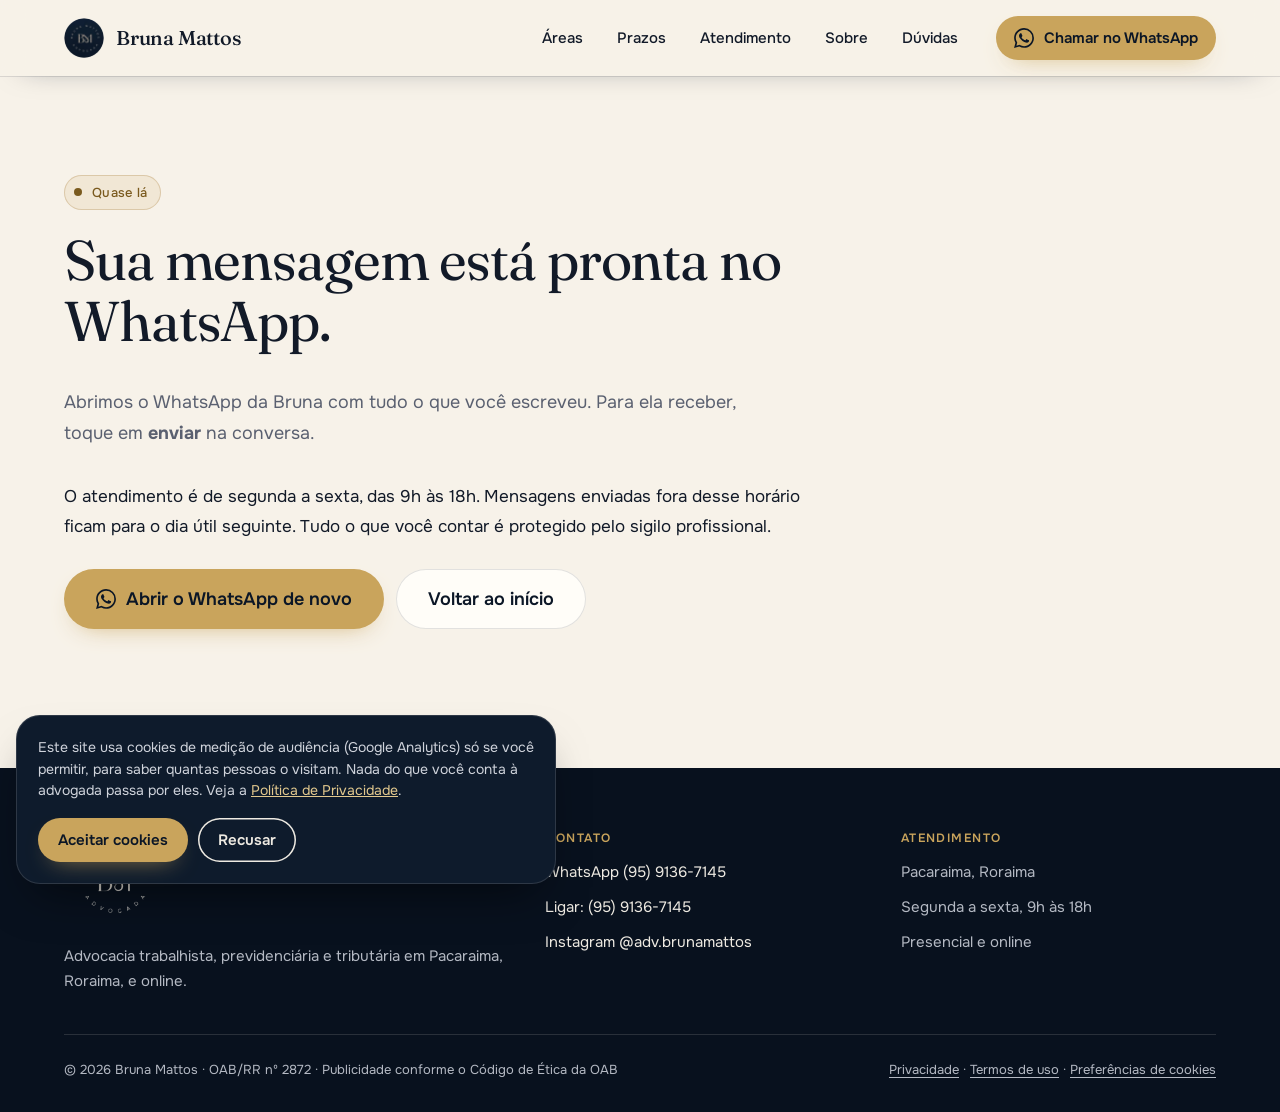
<file: obrigado.html>
<!doctype html>
<html lang="pt-BR">
<head>
<meta charset="utf-8">
<meta name="viewport" content="width=device-width, initial-scale=1, viewport-fit=cover">
<title>Mensagem pronta no WhatsApp | Bruna Mattos, Advogada</title>
<meta name="description" content="Sua mensagem foi preparada no WhatsApp de Bruna Mattos. Toque em enviar para ela receber.">
<meta name="robots" content="noindex">
<meta property="og:type" content="website">
<meta property="og:locale" content="pt_BR">
<meta property="og:site_name" content="Bruna Mattos, Advogada">
<meta property="og:url" content="https://vinyciusgestao.github.io/bruna-mattos-advogada/obrigado.html">
<meta property="og:title" content="Mensagem pronta no WhatsApp | Bruna Mattos, Advogada">
<meta property="og:description" content="Sua mensagem foi preparada no WhatsApp de Bruna Mattos. Toque em enviar para ela receber.">
<meta property="og:image" content="https://vinyciusgestao.github.io/bruna-mattos-advogada/assets/img/og-image.jpg">
<meta property="og:image:width" content="1200">
<meta property="og:image:height" content="630">
<meta property="og:image:alt" content="Bruna Mattos, advogada, ao lado do nome e da OAB/RR nº 2872">
<meta name="twitter:card" content="summary_large_image">
<meta name="twitter:image" content="https://vinyciusgestao.github.io/bruna-mattos-advogada/assets/img/og-image.jpg">
<link rel="icon" href="favicon.ico" sizes="48x48">
<link rel="icon" href="favicon-32x32.png" type="image/png" sizes="32x32">
<link rel="icon" href="favicon-16x16.png" type="image/png" sizes="16x16">
<link rel="apple-touch-icon" href="apple-touch-icon.png">
<link rel="manifest" href="site.webmanifest">
<meta name="theme-color" content="#0b1626">
<link rel="preconnect" href="https://fonts.googleapis.com">
<link rel="preconnect" href="https://fonts.gstatic.com" crossorigin>
<link href="https://fonts.googleapis.com/css2?family=Fraunces:ital,opsz,wght@0,9..144,300..600;1,9..144,300..600&family=Onest:wght@400..700&display=swap" rel="stylesheet">
<link rel="stylesheet" href="assets/estilo.css">
<script>document.documentElement.classList.add("js");try{if(sessionStorage.getItem("bm-visto")||matchMedia("(prefers-reduced-motion: reduce)").matches)document.documentElement.classList.add("sem-carregamento");sessionStorage.setItem("bm-visto","1")}catch(e){document.documentElement.classList.add("sem-carregamento")}</script>
</head>
<body class="pagina-texto">
<a class="skip-link" href="#conteudo">Pular para o conteúdo</a>
<div class="carregando" aria-hidden="true"><div class="carregando__marca"><img src="assets/img/logo-bruna-mattos-marfim.png" alt="" width="92" height="92"></div></div>
<header class="topo is-solido" data-topo>
  <div class="wrap topo__barra">
    <a class="marca" href="index.html"><img src="assets/img/logo-bruna-mattos.png" alt="" width="40" height="40">Bruna Mattos</a>
    <nav class="menu" aria-label="Principal">
      <a href="index.html#areas">Áreas</a><a href="index.html#prazos">Prazos</a><a href="index.html#atendimento">Atendimento</a><a href="index.html#sobre">Sobre</a><a href="index.html#duvidas">Dúvidas</a>
    </nav>
    <a class="btn btn--ouro" href="https://wa.me/559591367145?text=Ol%C3%A1%2C%20Bruna.%20Vim%20pelo%20site%20e%20gostaria%20de%20falar%20sobre%20um%20caso."><svg viewBox="0 0 24 24" fill="currentColor" aria-hidden="true"><path d="M17.472 14.382c-.297-.149-1.758-.867-2.03-.967-.273-.099-.471-.148-.67.15-.197.297-.767.966-.94 1.164-.173.199-.347.223-.644.075-.297-.15-1.255-.463-2.39-1.475-.883-.788-1.48-1.761-1.653-2.059-.173-.297-.018-.458.13-.606.134-.133.298-.347.446-.52.149-.174.198-.298.298-.497.099-.198.05-.371-.025-.52-.075-.149-.669-1.612-.916-2.207-.242-.579-.487-.5-.669-.51-.173-.008-.371-.01-.57-.01-.198 0-.52.074-.792.372-.272.297-1.04 1.016-1.04 2.479 0 1.462 1.065 2.875 1.213 3.074.149.198 2.096 3.2 5.077 4.487.709.306 1.262.489 1.694.625.712.227 1.36.195 1.871.118.571-.085 1.758-.719 2.006-1.413.248-.694.248-1.289.173-1.413-.074-.124-.272-.198-.57-.347m-5.421 7.403h-.004a9.87 9.87 0 01-5.031-1.378l-.361-.214-3.741.982.998-3.648-.235-.374a9.86 9.86 0 01-1.51-5.26c.001-5.45 4.436-9.884 9.888-9.884 2.64 0 5.122 1.03 6.988 2.898a9.825 9.825 0 012.893 6.994c-.003 5.45-4.437 9.884-9.885 9.884m8.413-18.297A11.815 11.815 0 0012.05 0C5.495 0 .16 5.335.157 11.892c0 2.096.547 4.142 1.588 5.945L.057 24l6.305-1.654a11.882 11.882 0 005.683 1.448h.005c6.554 0 11.89-5.335 11.893-11.893a11.821 11.821 0 00-3.48-8.413Z"/></svg>Chamar no WhatsApp</a>
    <a class="topo__wa" href="https://wa.me/559591367145?text=Ol%C3%A1%2C%20Bruna.%20Vim%20pelo%20site%20e%20gostaria%20de%20falar%20sobre%20um%20caso." aria-label="Chamar no WhatsApp"><svg viewBox="0 0 24 24" fill="currentColor" aria-hidden="true"><path d="M17.472 14.382c-.297-.149-1.758-.867-2.03-.967-.273-.099-.471-.148-.67.15-.197.297-.767.966-.94 1.164-.173.199-.347.223-.644.075-.297-.15-1.255-.463-2.39-1.475-.883-.788-1.48-1.761-1.653-2.059-.173-.297-.018-.458.13-.606.134-.133.298-.347.446-.52.149-.174.198-.298.298-.497.099-.198.05-.371-.025-.52-.075-.149-.669-1.612-.916-2.207-.242-.579-.487-.5-.669-.51-.173-.008-.371-.01-.57-.01-.198 0-.52.074-.792.372-.272.297-1.04 1.016-1.04 2.479 0 1.462 1.065 2.875 1.213 3.074.149.198 2.096 3.2 5.077 4.487.709.306 1.262.489 1.694.625.712.227 1.36.195 1.871.118.571-.085 1.758-.719 2.006-1.413.248-.694.248-1.289.173-1.413-.074-.124-.272-.198-.57-.347m-5.421 7.403h-.004a9.87 9.87 0 01-5.031-1.378l-.361-.214-3.741.982.998-3.648-.235-.374a9.86 9.86 0 01-1.51-5.26c.001-5.45 4.436-9.884 9.888-9.884 2.64 0 5.122 1.03 6.988 2.898a9.825 9.825 0 012.893 6.994c-.003 5.45-4.437 9.884-9.885 9.884m8.413-18.297A11.815 11.815 0 0012.05 0C5.495 0 .16 5.335.157 11.892c0 2.096.547 4.142 1.588 5.945L.057 24l6.305-1.654a11.882 11.882 0 005.683 1.448h.005c6.554 0 11.89-5.335 11.893-11.893a11.821 11.821 0 00-3.48-8.413Z"/></svg></a>
    <button class="topo__menu-btn" type="button" aria-expanded="false" aria-controls="folha" aria-label="Abrir o menu"><span></span></button>
  </div>
</header>
<div class="folha" id="folha" aria-label="Menu">
  <a href="index.html#areas">Áreas de atuação</a><a href="index.html#prazos">Prazos importantes</a><a href="index.html#atendimento">Como funciona</a><a href="index.html#sobre">Sobre a Bruna</a><a href="index.html#duvidas">Dúvidas</a>
  <a class="btn btn--ouro btn--grande" href="https://wa.me/559591367145?text=Ol%C3%A1%2C%20Bruna.%20Vim%20pelo%20site%20e%20gostaria%20de%20falar%20sobre%20um%20caso."><svg viewBox="0 0 24 24" fill="currentColor" aria-hidden="true"><path d="M17.472 14.382c-.297-.149-1.758-.867-2.03-.967-.273-.099-.471-.148-.67.15-.197.297-.767.966-.94 1.164-.173.199-.347.223-.644.075-.297-.15-1.255-.463-2.39-1.475-.883-.788-1.48-1.761-1.653-2.059-.173-.297-.018-.458.13-.606.134-.133.298-.347.446-.52.149-.174.198-.298.298-.497.099-.198.05-.371-.025-.52-.075-.149-.669-1.612-.916-2.207-.242-.579-.487-.5-.669-.51-.173-.008-.371-.01-.57-.01-.198 0-.52.074-.792.372-.272.297-1.04 1.016-1.04 2.479 0 1.462 1.065 2.875 1.213 3.074.149.198 2.096 3.2 5.077 4.487.709.306 1.262.489 1.694.625.712.227 1.36.195 1.871.118.571-.085 1.758-.719 2.006-1.413.248-.694.248-1.289.173-1.413-.074-.124-.272-.198-.57-.347m-5.421 7.403h-.004a9.87 9.87 0 01-5.031-1.378l-.361-.214-3.741.982.998-3.648-.235-.374a9.86 9.86 0 01-1.51-5.26c.001-5.45 4.436-9.884 9.888-9.884 2.64 0 5.122 1.03 6.988 2.898a9.825 9.825 0 012.893 6.994c-.003 5.45-4.437 9.884-9.885 9.884m8.413-18.297A11.815 11.815 0 0012.05 0C5.495 0 .16 5.335.157 11.892c0 2.096.547 4.142 1.588 5.945L.057 24l6.305-1.654a11.882 11.882 0 005.683 1.448h.005c6.554 0 11.89-5.335 11.893-11.893a11.821 11.821 0 00-3.48-8.413Z"/></svg>Chamar no WhatsApp</a>
</div>
<main id="conteudo" tabindex="-1">
  <div class="wrap">
    <div class="aviso texto">
      <span class="eyebrow eyebrow--claro"><span class="ponto" aria-hidden="true"></span>Quase lá</span>
      <h1>Sua mensagem está pronta no WhatsApp.</h1>
      <p class="lead">Abrimos o WhatsApp da Bruna com tudo o que você escreveu. Para ela receber, toque em <strong>enviar</strong> na conversa.</p>
      <p>O atendimento é de segunda a sexta, das 9h às 18h. Mensagens enviadas fora desse horário ficam para o dia útil seguinte. Tudo o que você contar é protegido pelo sigilo profissional.</p>
      <div class="acoes">
        <a class="btn btn--ouro btn--grande" href="https://wa.me/559591367145?text=Ol%C3%A1%2C%20Bruna.%20Vim%20pelo%20site%20e%20gostaria%20de%20falar%20sobre%20um%20caso." data-reabre-whatsapp><svg viewBox="0 0 24 24" fill="currentColor" aria-hidden="true"><path d="M17.472 14.382c-.297-.149-1.758-.867-2.03-.967-.273-.099-.471-.148-.67.15-.197.297-.767.966-.94 1.164-.173.199-.347.223-.644.075-.297-.15-1.255-.463-2.39-1.475-.883-.788-1.48-1.761-1.653-2.059-.173-.297-.018-.458.13-.606.134-.133.298-.347.446-.52.149-.174.198-.298.298-.497.099-.198.05-.371-.025-.52-.075-.149-.669-1.612-.916-2.207-.242-.579-.487-.5-.669-.51-.173-.008-.371-.01-.57-.01-.198 0-.52.074-.792.372-.272.297-1.04 1.016-1.04 2.479 0 1.462 1.065 2.875 1.213 3.074.149.198 2.096 3.2 5.077 4.487.709.306 1.262.489 1.694.625.712.227 1.36.195 1.871.118.571-.085 1.758-.719 2.006-1.413.248-.694.248-1.289.173-1.413-.074-.124-.272-.198-.57-.347m-5.421 7.403h-.004a9.87 9.87 0 01-5.031-1.378l-.361-.214-3.741.982.998-3.648-.235-.374a9.86 9.86 0 01-1.51-5.26c.001-5.45 4.436-9.884 9.888-9.884 2.64 0 5.122 1.03 6.988 2.898a9.825 9.825 0 012.893 6.994c-.003 5.45-4.437 9.884-9.885 9.884m8.413-18.297A11.815 11.815 0 0012.05 0C5.495 0 .16 5.335.157 11.892c0 2.096.547 4.142 1.588 5.945L.057 24l6.305-1.654a11.882 11.882 0 005.683 1.448h.005c6.554 0 11.89-5.335 11.893-11.893a11.821 11.821 0 00-3.48-8.413Z"/></svg>Abrir o WhatsApp de novo</a>
        <a class="btn btn--claro btn--grande" href="index.html">Voltar ao início</a>
      </div>
    </div>
  </div>
</main>

<footer class="rodape" id="contato">
  <div class="wrap">
    <div class="rodape__grade">
      <div class="rodape__marca"><img src="assets/img/logo-bruna-mattos-marfim.png" alt="Logo Bruna Mattos Advogada" width="96" height="96"><p>Advocacia trabalhista, previdenciária e tributária em Pacaraima, Roraima, e online.</p></div>
      <div><h2>Contato</h2><ul><li><a href="https://wa.me/559591367145?text=Ol%C3%A1%2C%20Bruna.%20Vim%20pelo%20site%20e%20gostaria%20de%20falar%20sobre%20um%20caso.">WhatsApp (95) 9136-7145</a></li><li><a href="tel:+559591367145">Ligar: (95) 9136-7145</a></li><li><a href="https://www.instagram.com/adv.brunamattos/">Instagram @adv.brunamattos</a></li></ul></div>
      <div><h2>Atendimento</h2><ul><li>Pacaraima, Roraima</li><li>Segunda a sexta, 9h às 18h</li><li>Presencial e online</li></ul></div>
    </div>
    <div class="rodape__legal">
      <span>&copy; 2026 Bruna Mattos · OAB/RR nº 2872 · Publicidade conforme o Código de Ética da OAB</span>
      <span><a href="privacidade.html">Privacidade</a> · <a href="termos.html">Termos de uso</a> · <button type="button" class="link-botao" data-cookies-prefs>Preferências de cookies</button></span>
    </div>
  </div>
</footer>
<div class="barra-wa" data-barra><a class="btn btn--ouro btn--grande" href="https://wa.me/559591367145?text=Ol%C3%A1%2C%20Bruna.%20Vim%20pelo%20site%20e%20gostaria%20de%20falar%20sobre%20um%20caso."><svg viewBox="0 0 24 24" fill="currentColor" aria-hidden="true"><path d="M17.472 14.382c-.297-.149-1.758-.867-2.03-.967-.273-.099-.471-.148-.67.15-.197.297-.767.966-.94 1.164-.173.199-.347.223-.644.075-.297-.15-1.255-.463-2.39-1.475-.883-.788-1.48-1.761-1.653-2.059-.173-.297-.018-.458.13-.606.134-.133.298-.347.446-.52.149-.174.198-.298.298-.497.099-.198.05-.371-.025-.52-.075-.149-.669-1.612-.916-2.207-.242-.579-.487-.5-.669-.51-.173-.008-.371-.01-.57-.01-.198 0-.52.074-.792.372-.272.297-1.04 1.016-1.04 2.479 0 1.462 1.065 2.875 1.213 3.074.149.198 2.096 3.2 5.077 4.487.709.306 1.262.489 1.694.625.712.227 1.36.195 1.871.118.571-.085 1.758-.719 2.006-1.413.248-.694.248-1.289.173-1.413-.074-.124-.272-.198-.57-.347m-5.421 7.403h-.004a9.87 9.87 0 01-5.031-1.378l-.361-.214-3.741.982.998-3.648-.235-.374a9.86 9.86 0 01-1.51-5.26c.001-5.45 4.436-9.884 9.888-9.884 2.64 0 5.122 1.03 6.988 2.898a9.825 9.825 0 012.893 6.994c-.003 5.45-4.437 9.884-9.885 9.884m8.413-18.297A11.815 11.815 0 0012.05 0C5.495 0 .16 5.335.157 11.892c0 2.096.547 4.142 1.588 5.945L.057 24l6.305-1.654a11.882 11.882 0 005.683 1.448h.005c6.554 0 11.89-5.335 11.893-11.893a11.821 11.821 0 00-3.48-8.413Z"/></svg>Chamar no WhatsApp</a></div>
<script type="module" src="assets/app.js"></script>
</body>
</html>
</file>
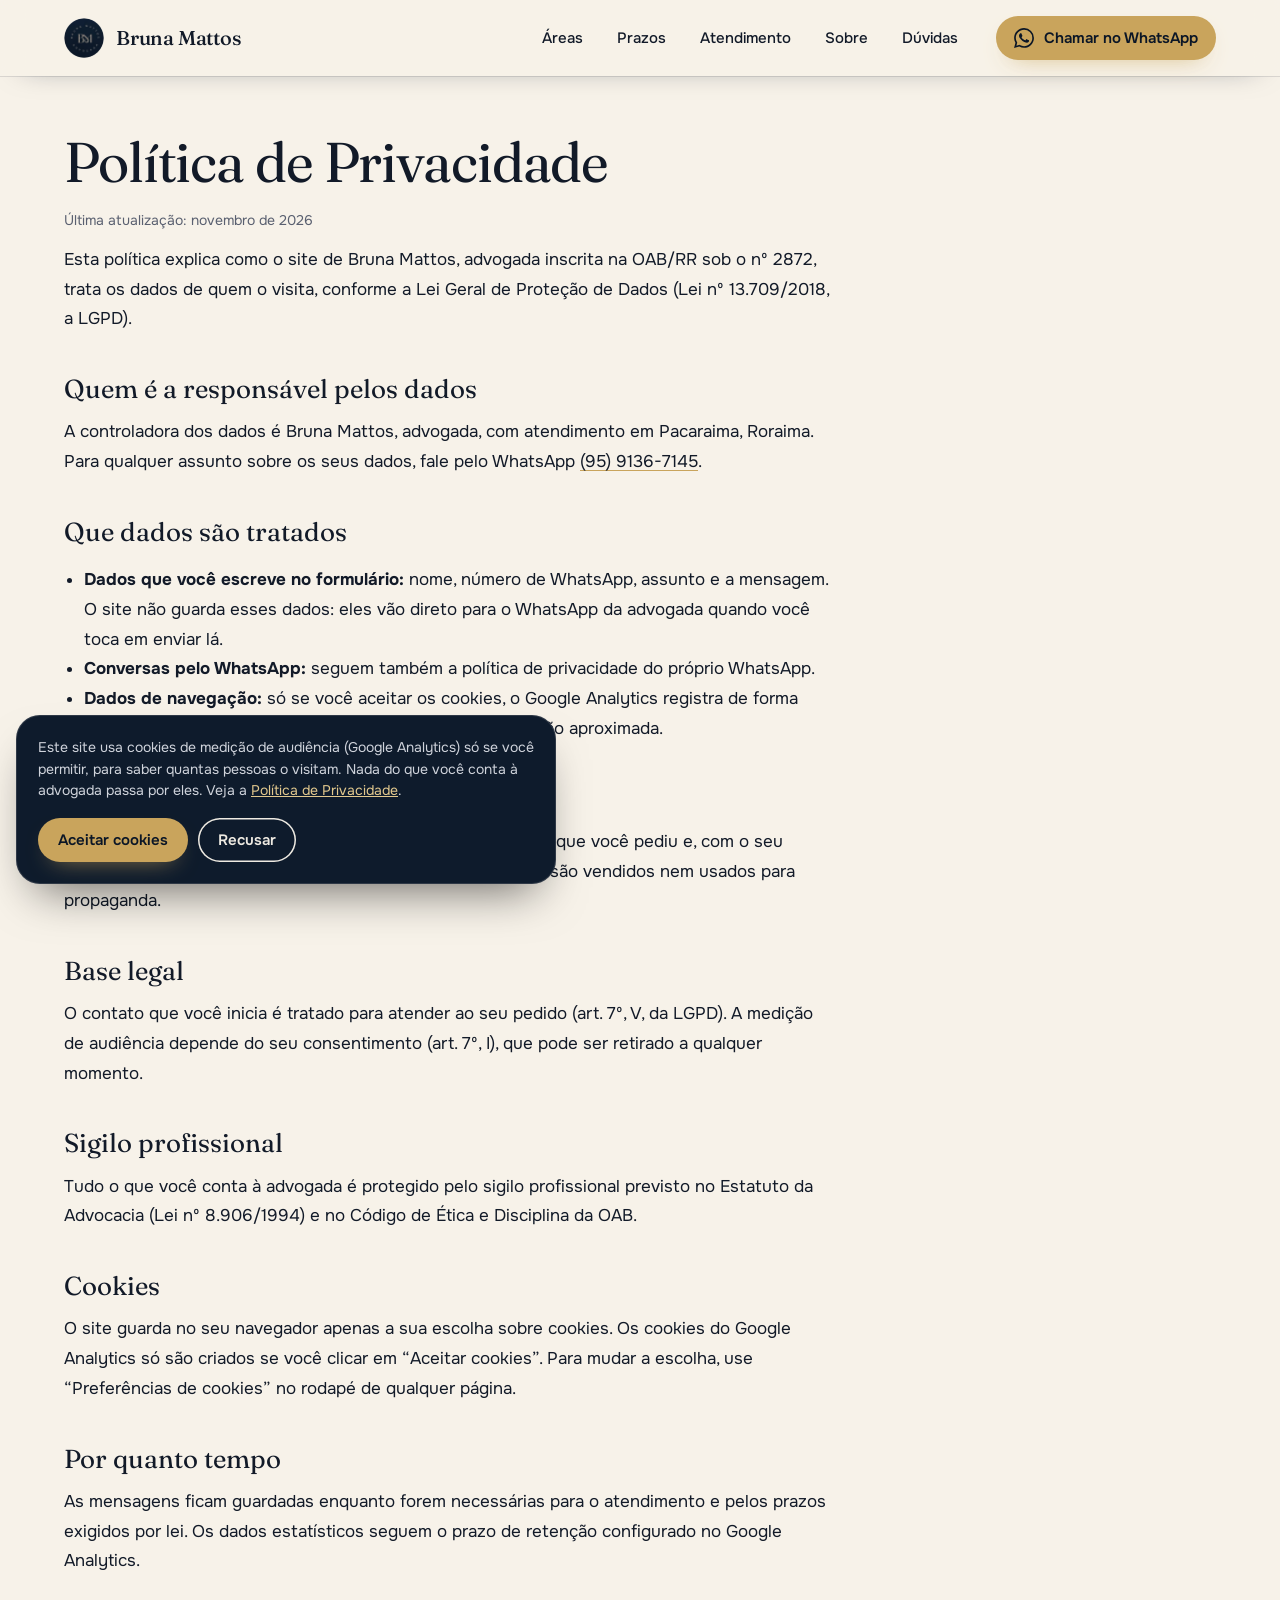
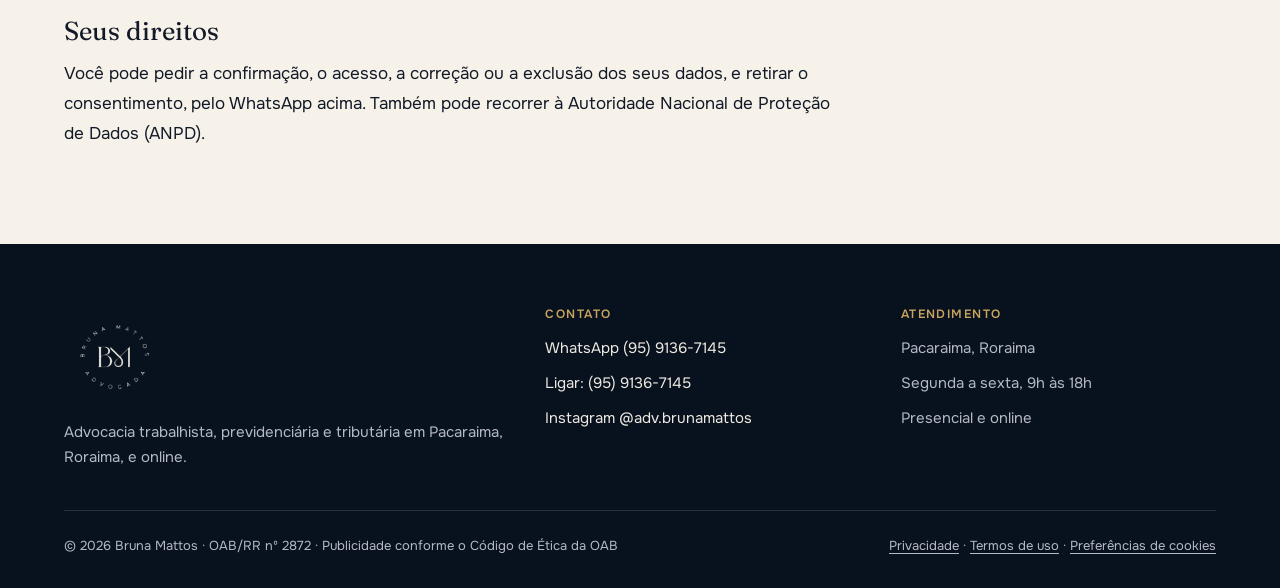
<file: privacidade.html>
<!doctype html>
<html lang="pt-BR">
<head>
<meta charset="utf-8">
<meta name="viewport" content="width=device-width, initial-scale=1, viewport-fit=cover">
<title>Política de Privacidade | Bruna Mattos, Advogada</title>
<meta name="description" content="Como o site de Bruna Mattos, advogada em Pacaraima (RR), trata dados pessoais e cookies, conforme a LGPD.">
<link rel="canonical" href="https://vinyciusgestao.github.io/bruna-mattos-advogada/privacidade.html">
<meta property="og:type" content="website">
<meta property="og:locale" content="pt_BR">
<meta property="og:site_name" content="Bruna Mattos, Advogada">
<meta property="og:url" content="https://vinyciusgestao.github.io/bruna-mattos-advogada/privacidade.html">
<meta property="og:title" content="Política de Privacidade | Bruna Mattos, Advogada">
<meta property="og:description" content="Como o site de Bruna Mattos, advogada em Pacaraima (RR), trata dados pessoais e cookies, conforme a LGPD.">
<meta property="og:image" content="https://vinyciusgestao.github.io/bruna-mattos-advogada/assets/img/og-image.jpg">
<meta property="og:image:width" content="1200">
<meta property="og:image:height" content="630">
<meta property="og:image:alt" content="Bruna Mattos, advogada, ao lado do nome e da OAB/RR nº 2872">
<meta name="twitter:card" content="summary_large_image">
<meta name="twitter:image" content="https://vinyciusgestao.github.io/bruna-mattos-advogada/assets/img/og-image.jpg">
<link rel="icon" href="favicon.ico" sizes="48x48">
<link rel="icon" href="favicon-32x32.png" type="image/png" sizes="32x32">
<link rel="icon" href="favicon-16x16.png" type="image/png" sizes="16x16">
<link rel="apple-touch-icon" href="apple-touch-icon.png">
<link rel="manifest" href="site.webmanifest">
<meta name="theme-color" content="#0b1626">
<link rel="preconnect" href="https://fonts.googleapis.com">
<link rel="preconnect" href="https://fonts.gstatic.com" crossorigin>
<link href="https://fonts.googleapis.com/css2?family=Fraunces:ital,opsz,wght@0,9..144,300..600;1,9..144,300..600&family=Onest:wght@400..700&display=swap" rel="stylesheet">
<link rel="stylesheet" href="assets/estilo.css">
<script>document.documentElement.classList.add("js");try{if(sessionStorage.getItem("bm-visto")||matchMedia("(prefers-reduced-motion: reduce)").matches)document.documentElement.classList.add("sem-carregamento");sessionStorage.setItem("bm-visto","1")}catch(e){document.documentElement.classList.add("sem-carregamento")}</script>
</head>
<body class="pagina-texto">
<a class="skip-link" href="#conteudo">Pular para o conteúdo</a>
<div class="carregando" aria-hidden="true"><div class="carregando__marca"><img src="assets/img/logo-bruna-mattos-marfim.png" alt="" width="92" height="92"></div></div>
<header class="topo is-solido" data-topo>
  <div class="wrap topo__barra">
    <a class="marca" href="index.html"><img src="assets/img/logo-bruna-mattos.png" alt="" width="40" height="40">Bruna Mattos</a>
    <nav class="menu" aria-label="Principal">
      <a href="index.html#areas">Áreas</a><a href="index.html#prazos">Prazos</a><a href="index.html#atendimento">Atendimento</a><a href="index.html#sobre">Sobre</a><a href="index.html#duvidas">Dúvidas</a>
    </nav>
    <a class="btn btn--ouro" href="https://wa.me/559591367145?text=Ol%C3%A1%2C%20Bruna.%20Vim%20pelo%20site%20e%20gostaria%20de%20falar%20sobre%20um%20caso."><svg viewBox="0 0 24 24" fill="currentColor" aria-hidden="true"><path d="M17.472 14.382c-.297-.149-1.758-.867-2.03-.967-.273-.099-.471-.148-.67.15-.197.297-.767.966-.94 1.164-.173.199-.347.223-.644.075-.297-.15-1.255-.463-2.39-1.475-.883-.788-1.48-1.761-1.653-2.059-.173-.297-.018-.458.13-.606.134-.133.298-.347.446-.52.149-.174.198-.298.298-.497.099-.198.05-.371-.025-.52-.075-.149-.669-1.612-.916-2.207-.242-.579-.487-.5-.669-.51-.173-.008-.371-.01-.57-.01-.198 0-.52.074-.792.372-.272.297-1.04 1.016-1.04 2.479 0 1.462 1.065 2.875 1.213 3.074.149.198 2.096 3.2 5.077 4.487.709.306 1.262.489 1.694.625.712.227 1.36.195 1.871.118.571-.085 1.758-.719 2.006-1.413.248-.694.248-1.289.173-1.413-.074-.124-.272-.198-.57-.347m-5.421 7.403h-.004a9.87 9.87 0 01-5.031-1.378l-.361-.214-3.741.982.998-3.648-.235-.374a9.86 9.86 0 01-1.51-5.26c.001-5.45 4.436-9.884 9.888-9.884 2.64 0 5.122 1.03 6.988 2.898a9.825 9.825 0 012.893 6.994c-.003 5.45-4.437 9.884-9.885 9.884m8.413-18.297A11.815 11.815 0 0012.05 0C5.495 0 .16 5.335.157 11.892c0 2.096.547 4.142 1.588 5.945L.057 24l6.305-1.654a11.882 11.882 0 005.683 1.448h.005c6.554 0 11.89-5.335 11.893-11.893a11.821 11.821 0 00-3.48-8.413Z"/></svg>Chamar no WhatsApp</a>
    <a class="topo__wa" href="https://wa.me/559591367145?text=Ol%C3%A1%2C%20Bruna.%20Vim%20pelo%20site%20e%20gostaria%20de%20falar%20sobre%20um%20caso." aria-label="Chamar no WhatsApp"><svg viewBox="0 0 24 24" fill="currentColor" aria-hidden="true"><path d="M17.472 14.382c-.297-.149-1.758-.867-2.03-.967-.273-.099-.471-.148-.67.15-.197.297-.767.966-.94 1.164-.173.199-.347.223-.644.075-.297-.15-1.255-.463-2.39-1.475-.883-.788-1.48-1.761-1.653-2.059-.173-.297-.018-.458.13-.606.134-.133.298-.347.446-.52.149-.174.198-.298.298-.497.099-.198.05-.371-.025-.52-.075-.149-.669-1.612-.916-2.207-.242-.579-.487-.5-.669-.51-.173-.008-.371-.01-.57-.01-.198 0-.52.074-.792.372-.272.297-1.04 1.016-1.04 2.479 0 1.462 1.065 2.875 1.213 3.074.149.198 2.096 3.2 5.077 4.487.709.306 1.262.489 1.694.625.712.227 1.36.195 1.871.118.571-.085 1.758-.719 2.006-1.413.248-.694.248-1.289.173-1.413-.074-.124-.272-.198-.57-.347m-5.421 7.403h-.004a9.87 9.87 0 01-5.031-1.378l-.361-.214-3.741.982.998-3.648-.235-.374a9.86 9.86 0 01-1.51-5.26c.001-5.45 4.436-9.884 9.888-9.884 2.64 0 5.122 1.03 6.988 2.898a9.825 9.825 0 012.893 6.994c-.003 5.45-4.437 9.884-9.885 9.884m8.413-18.297A11.815 11.815 0 0012.05 0C5.495 0 .16 5.335.157 11.892c0 2.096.547 4.142 1.588 5.945L.057 24l6.305-1.654a11.882 11.882 0 005.683 1.448h.005c6.554 0 11.89-5.335 11.893-11.893a11.821 11.821 0 00-3.48-8.413Z"/></svg></a>
    <button class="topo__menu-btn" type="button" aria-expanded="false" aria-controls="folha" aria-label="Abrir o menu"><span></span></button>
  </div>
</header>
<div class="folha" id="folha" aria-label="Menu">
  <a href="index.html#areas">Áreas de atuação</a><a href="index.html#prazos">Prazos importantes</a><a href="index.html#atendimento">Como funciona</a><a href="index.html#sobre">Sobre a Bruna</a><a href="index.html#duvidas">Dúvidas</a>
  <a class="btn btn--ouro btn--grande" href="https://wa.me/559591367145?text=Ol%C3%A1%2C%20Bruna.%20Vim%20pelo%20site%20e%20gostaria%20de%20falar%20sobre%20um%20caso."><svg viewBox="0 0 24 24" fill="currentColor" aria-hidden="true"><path d="M17.472 14.382c-.297-.149-1.758-.867-2.03-.967-.273-.099-.471-.148-.67.15-.197.297-.767.966-.94 1.164-.173.199-.347.223-.644.075-.297-.15-1.255-.463-2.39-1.475-.883-.788-1.48-1.761-1.653-2.059-.173-.297-.018-.458.13-.606.134-.133.298-.347.446-.52.149-.174.198-.298.298-.497.099-.198.05-.371-.025-.52-.075-.149-.669-1.612-.916-2.207-.242-.579-.487-.5-.669-.51-.173-.008-.371-.01-.57-.01-.198 0-.52.074-.792.372-.272.297-1.04 1.016-1.04 2.479 0 1.462 1.065 2.875 1.213 3.074.149.198 2.096 3.2 5.077 4.487.709.306 1.262.489 1.694.625.712.227 1.36.195 1.871.118.571-.085 1.758-.719 2.006-1.413.248-.694.248-1.289.173-1.413-.074-.124-.272-.198-.57-.347m-5.421 7.403h-.004a9.87 9.87 0 01-5.031-1.378l-.361-.214-3.741.982.998-3.648-.235-.374a9.86 9.86 0 01-1.51-5.26c.001-5.45 4.436-9.884 9.888-9.884 2.64 0 5.122 1.03 6.988 2.898a9.825 9.825 0 012.893 6.994c-.003 5.45-4.437 9.884-9.885 9.884m8.413-18.297A11.815 11.815 0 0012.05 0C5.495 0 .16 5.335.157 11.892c0 2.096.547 4.142 1.588 5.945L.057 24l6.305-1.654a11.882 11.882 0 005.683 1.448h.005c6.554 0 11.89-5.335 11.893-11.893a11.821 11.821 0 00-3.48-8.413Z"/></svg>Chamar no WhatsApp</a>
</div>
<main id="conteudo" tabindex="-1">
  <div class="wrap">
    <article class="texto">
      <h1>Política de Privacidade</h1>
      <p class="atualizado">Última atualização: novembro de 2026</p>
      <p>Esta política explica como o site de Bruna Mattos, advogada inscrita na OAB/RR sob o nº 2872, trata os dados de quem o visita, conforme a Lei Geral de Proteção de Dados (Lei nº 13.709/2018, a LGPD).</p>
      <h2>Quem é a responsável pelos dados</h2>
      <p>A controladora dos dados é Bruna Mattos, advogada, com atendimento em Pacaraima, Roraima. Para qualquer assunto sobre os seus dados, fale pelo WhatsApp <a href="tel:+559591367145">(95) 9136-7145</a>.</p>
      <h2>Que dados são tratados</h2>
      <ul>
        <li><strong>Dados que você escreve no formulário:</strong> nome, número de WhatsApp, assunto e a mensagem. O site não guarda esses dados: eles vão direto para o WhatsApp da advogada quando você toca em enviar lá.</li>
        <li><strong>Conversas pelo WhatsApp:</strong> seguem também a política de privacidade do próprio WhatsApp.</li>
        <li><strong>Dados de navegação:</strong> só se você aceitar os cookies, o Google Analytics registra de forma estatística as páginas visitadas, o tipo de aparelho e a região aproximada.</li>
      </ul>
      <h2>Para que os dados são usados</h2>
      <p>Para responder ao seu contato e prestar a orientação jurídica que você pediu e, com o seu consentimento, para medir a audiência do site. Os dados não são vendidos nem usados para propaganda.</p>
      <h2>Base legal</h2>
      <p>O contato que você inicia é tratado para atender ao seu pedido (art. 7º, V, da LGPD). A medição de audiência depende do seu consentimento (art. 7º, I), que pode ser retirado a qualquer momento.</p>
      <h2>Sigilo profissional</h2>
      <p>Tudo o que você conta à advogada é protegido pelo sigilo profissional previsto no Estatuto da Advocacia (Lei nº 8.906/1994) e no Código de Ética e Disciplina da OAB.</p>
      <h2 id="cookies">Cookies</h2>
      <p>O site guarda no seu navegador apenas a sua escolha sobre cookies. Os cookies do Google Analytics só são criados se você clicar em “Aceitar cookies”. Para mudar a escolha, use “Preferências de cookies” no rodapé de qualquer página.</p>
      <h2>Por quanto tempo</h2>
      <p>As mensagens ficam guardadas enquanto forem necessárias para o atendimento e pelos prazos exigidos por lei. Os dados estatísticos seguem o prazo de retenção configurado no Google Analytics.</p>
      <h2>Seus direitos</h2>
      <p>Você pode pedir a confirmação, o acesso, a correção ou a exclusão dos seus dados, e retirar o consentimento, pelo WhatsApp acima. Também pode recorrer à Autoridade Nacional de Proteção de Dados (ANPD).</p>
    </article>
  </div>
</main>

<footer class="rodape" id="contato">
  <div class="wrap">
    <div class="rodape__grade">
      <div class="rodape__marca"><img src="assets/img/logo-bruna-mattos-marfim.png" alt="Logo Bruna Mattos Advogada" width="96" height="96"><p>Advocacia trabalhista, previdenciária e tributária em Pacaraima, Roraima, e online.</p></div>
      <div><h2>Contato</h2><ul><li><a href="https://wa.me/559591367145?text=Ol%C3%A1%2C%20Bruna.%20Vim%20pelo%20site%20e%20gostaria%20de%20falar%20sobre%20um%20caso.">WhatsApp (95) 9136-7145</a></li><li><a href="tel:+559591367145">Ligar: (95) 9136-7145</a></li><li><a href="https://www.instagram.com/adv.brunamattos/">Instagram @adv.brunamattos</a></li></ul></div>
      <div><h2>Atendimento</h2><ul><li>Pacaraima, Roraima</li><li>Segunda a sexta, 9h às 18h</li><li>Presencial e online</li></ul></div>
    </div>
    <div class="rodape__legal">
      <span>&copy; 2026 Bruna Mattos · OAB/RR nº 2872 · Publicidade conforme o Código de Ética da OAB</span>
      <span><a href="privacidade.html">Privacidade</a> · <a href="termos.html">Termos de uso</a> · <button type="button" class="link-botao" data-cookies-prefs>Preferências de cookies</button></span>
    </div>
  </div>
</footer>
<div class="barra-wa" data-barra><a class="btn btn--ouro btn--grande" href="https://wa.me/559591367145?text=Ol%C3%A1%2C%20Bruna.%20Vim%20pelo%20site%20e%20gostaria%20de%20falar%20sobre%20um%20caso."><svg viewBox="0 0 24 24" fill="currentColor" aria-hidden="true"><path d="M17.472 14.382c-.297-.149-1.758-.867-2.03-.967-.273-.099-.471-.148-.67.15-.197.297-.767.966-.94 1.164-.173.199-.347.223-.644.075-.297-.15-1.255-.463-2.39-1.475-.883-.788-1.48-1.761-1.653-2.059-.173-.297-.018-.458.13-.606.134-.133.298-.347.446-.52.149-.174.198-.298.298-.497.099-.198.05-.371-.025-.52-.075-.149-.669-1.612-.916-2.207-.242-.579-.487-.5-.669-.51-.173-.008-.371-.01-.57-.01-.198 0-.52.074-.792.372-.272.297-1.04 1.016-1.04 2.479 0 1.462 1.065 2.875 1.213 3.074.149.198 2.096 3.2 5.077 4.487.709.306 1.262.489 1.694.625.712.227 1.36.195 1.871.118.571-.085 1.758-.719 2.006-1.413.248-.694.248-1.289.173-1.413-.074-.124-.272-.198-.57-.347m-5.421 7.403h-.004a9.87 9.87 0 01-5.031-1.378l-.361-.214-3.741.982.998-3.648-.235-.374a9.86 9.86 0 01-1.51-5.26c.001-5.45 4.436-9.884 9.888-9.884 2.64 0 5.122 1.03 6.988 2.898a9.825 9.825 0 012.893 6.994c-.003 5.45-4.437 9.884-9.885 9.884m8.413-18.297A11.815 11.815 0 0012.05 0C5.495 0 .16 5.335.157 11.892c0 2.096.547 4.142 1.588 5.945L.057 24l6.305-1.654a11.882 11.882 0 005.683 1.448h.005c6.554 0 11.89-5.335 11.893-11.893a11.821 11.821 0 00-3.48-8.413Z"/></svg>Chamar no WhatsApp</a></div>
<script type="module" src="assets/app.js"></script>
</body>
</html>
</file>
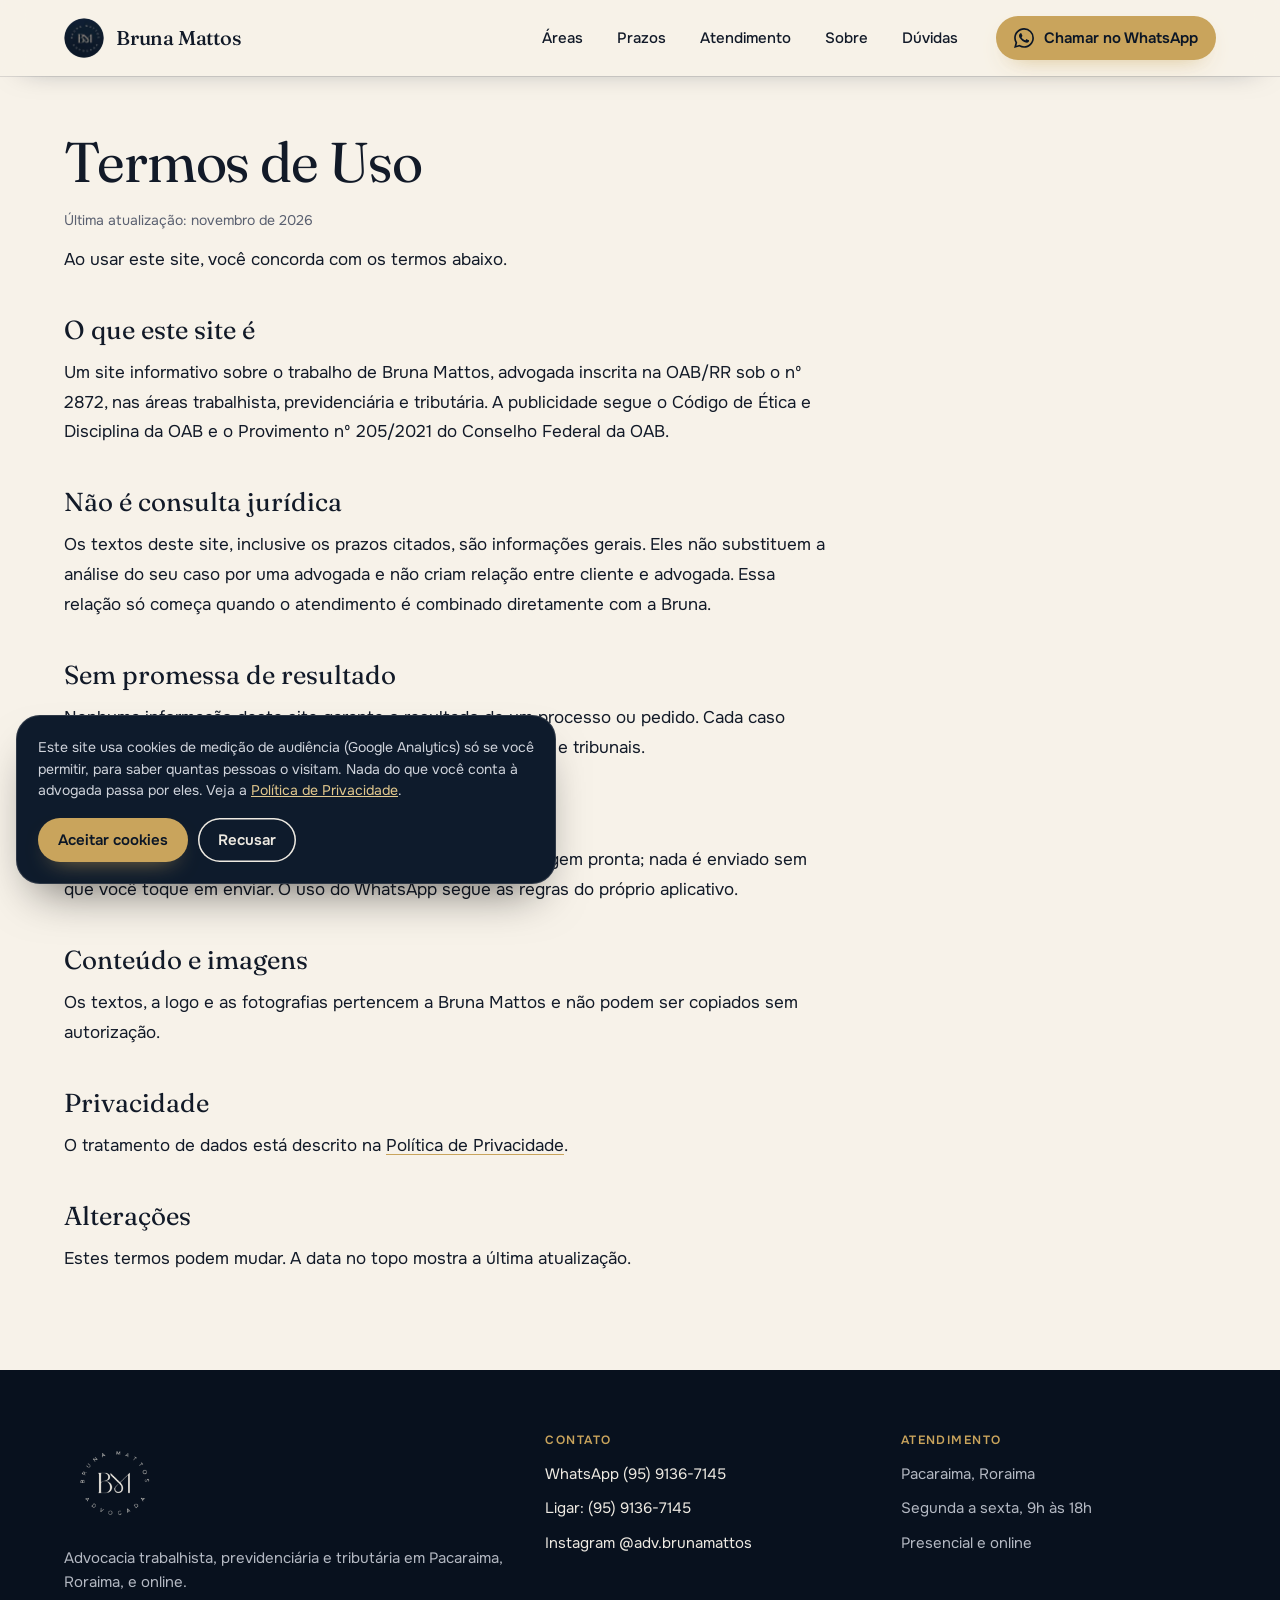
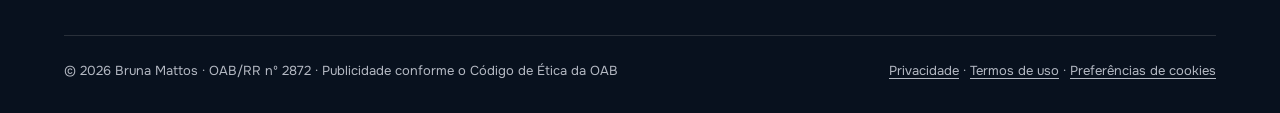
<file: termos.html>
<!doctype html>
<html lang="pt-BR">
<head>
<meta charset="utf-8">
<meta name="viewport" content="width=device-width, initial-scale=1, viewport-fit=cover">
<title>Termos de Uso | Bruna Mattos, Advogada</title>
<meta name="description" content="Regras de uso do site de Bruna Mattos, advogada OAB/RR nº 2872: conteúdo informativo, sem promessa de resultado.">
<link rel="canonical" href="https://vinyciusgestao.github.io/bruna-mattos-advogada/termos.html">
<meta property="og:type" content="website">
<meta property="og:locale" content="pt_BR">
<meta property="og:site_name" content="Bruna Mattos, Advogada">
<meta property="og:url" content="https://vinyciusgestao.github.io/bruna-mattos-advogada/termos.html">
<meta property="og:title" content="Termos de Uso | Bruna Mattos, Advogada">
<meta property="og:description" content="Regras de uso do site de Bruna Mattos, advogada OAB/RR nº 2872: conteúdo informativo, sem promessa de resultado.">
<meta property="og:image" content="https://vinyciusgestao.github.io/bruna-mattos-advogada/assets/img/og-image.jpg">
<meta property="og:image:width" content="1200">
<meta property="og:image:height" content="630">
<meta property="og:image:alt" content="Bruna Mattos, advogada, ao lado do nome e da OAB/RR nº 2872">
<meta name="twitter:card" content="summary_large_image">
<meta name="twitter:image" content="https://vinyciusgestao.github.io/bruna-mattos-advogada/assets/img/og-image.jpg">
<link rel="icon" href="favicon.ico" sizes="48x48">
<link rel="icon" href="favicon-32x32.png" type="image/png" sizes="32x32">
<link rel="icon" href="favicon-16x16.png" type="image/png" sizes="16x16">
<link rel="apple-touch-icon" href="apple-touch-icon.png">
<link rel="manifest" href="site.webmanifest">
<meta name="theme-color" content="#0b1626">
<link rel="preconnect" href="https://fonts.googleapis.com">
<link rel="preconnect" href="https://fonts.gstatic.com" crossorigin>
<link href="https://fonts.googleapis.com/css2?family=Fraunces:ital,opsz,wght@0,9..144,300..600;1,9..144,300..600&family=Onest:wght@400..700&display=swap" rel="stylesheet">
<link rel="stylesheet" href="assets/estilo.css">
<script>document.documentElement.classList.add("js");try{if(sessionStorage.getItem("bm-visto")||matchMedia("(prefers-reduced-motion: reduce)").matches)document.documentElement.classList.add("sem-carregamento");sessionStorage.setItem("bm-visto","1")}catch(e){document.documentElement.classList.add("sem-carregamento")}</script>
</head>
<body class="pagina-texto">
<a class="skip-link" href="#conteudo">Pular para o conteúdo</a>
<div class="carregando" aria-hidden="true"><div class="carregando__marca"><img src="assets/img/logo-bruna-mattos-marfim.png" alt="" width="92" height="92"></div></div>
<header class="topo is-solido" data-topo>
  <div class="wrap topo__barra">
    <a class="marca" href="index.html"><img src="assets/img/logo-bruna-mattos.png" alt="" width="40" height="40">Bruna Mattos</a>
    <nav class="menu" aria-label="Principal">
      <a href="index.html#areas">Áreas</a><a href="index.html#prazos">Prazos</a><a href="index.html#atendimento">Atendimento</a><a href="index.html#sobre">Sobre</a><a href="index.html#duvidas">Dúvidas</a>
    </nav>
    <a class="btn btn--ouro" href="https://wa.me/559591367145?text=Ol%C3%A1%2C%20Bruna.%20Vim%20pelo%20site%20e%20gostaria%20de%20falar%20sobre%20um%20caso."><svg viewBox="0 0 24 24" fill="currentColor" aria-hidden="true"><path d="M17.472 14.382c-.297-.149-1.758-.867-2.03-.967-.273-.099-.471-.148-.67.15-.197.297-.767.966-.94 1.164-.173.199-.347.223-.644.075-.297-.15-1.255-.463-2.39-1.475-.883-.788-1.48-1.761-1.653-2.059-.173-.297-.018-.458.13-.606.134-.133.298-.347.446-.52.149-.174.198-.298.298-.497.099-.198.05-.371-.025-.52-.075-.149-.669-1.612-.916-2.207-.242-.579-.487-.5-.669-.51-.173-.008-.371-.01-.57-.01-.198 0-.52.074-.792.372-.272.297-1.04 1.016-1.04 2.479 0 1.462 1.065 2.875 1.213 3.074.149.198 2.096 3.2 5.077 4.487.709.306 1.262.489 1.694.625.712.227 1.36.195 1.871.118.571-.085 1.758-.719 2.006-1.413.248-.694.248-1.289.173-1.413-.074-.124-.272-.198-.57-.347m-5.421 7.403h-.004a9.87 9.87 0 01-5.031-1.378l-.361-.214-3.741.982.998-3.648-.235-.374a9.86 9.86 0 01-1.51-5.26c.001-5.45 4.436-9.884 9.888-9.884 2.64 0 5.122 1.03 6.988 2.898a9.825 9.825 0 012.893 6.994c-.003 5.45-4.437 9.884-9.885 9.884m8.413-18.297A11.815 11.815 0 0012.05 0C5.495 0 .16 5.335.157 11.892c0 2.096.547 4.142 1.588 5.945L.057 24l6.305-1.654a11.882 11.882 0 005.683 1.448h.005c6.554 0 11.89-5.335 11.893-11.893a11.821 11.821 0 00-3.48-8.413Z"/></svg>Chamar no WhatsApp</a>
    <a class="topo__wa" href="https://wa.me/559591367145?text=Ol%C3%A1%2C%20Bruna.%20Vim%20pelo%20site%20e%20gostaria%20de%20falar%20sobre%20um%20caso." aria-label="Chamar no WhatsApp"><svg viewBox="0 0 24 24" fill="currentColor" aria-hidden="true"><path d="M17.472 14.382c-.297-.149-1.758-.867-2.03-.967-.273-.099-.471-.148-.67.15-.197.297-.767.966-.94 1.164-.173.199-.347.223-.644.075-.297-.15-1.255-.463-2.39-1.475-.883-.788-1.48-1.761-1.653-2.059-.173-.297-.018-.458.13-.606.134-.133.298-.347.446-.52.149-.174.198-.298.298-.497.099-.198.05-.371-.025-.52-.075-.149-.669-1.612-.916-2.207-.242-.579-.487-.5-.669-.51-.173-.008-.371-.01-.57-.01-.198 0-.52.074-.792.372-.272.297-1.04 1.016-1.04 2.479 0 1.462 1.065 2.875 1.213 3.074.149.198 2.096 3.2 5.077 4.487.709.306 1.262.489 1.694.625.712.227 1.36.195 1.871.118.571-.085 1.758-.719 2.006-1.413.248-.694.248-1.289.173-1.413-.074-.124-.272-.198-.57-.347m-5.421 7.403h-.004a9.87 9.87 0 01-5.031-1.378l-.361-.214-3.741.982.998-3.648-.235-.374a9.86 9.86 0 01-1.51-5.26c.001-5.45 4.436-9.884 9.888-9.884 2.64 0 5.122 1.03 6.988 2.898a9.825 9.825 0 012.893 6.994c-.003 5.45-4.437 9.884-9.885 9.884m8.413-18.297A11.815 11.815 0 0012.05 0C5.495 0 .16 5.335.157 11.892c0 2.096.547 4.142 1.588 5.945L.057 24l6.305-1.654a11.882 11.882 0 005.683 1.448h.005c6.554 0 11.89-5.335 11.893-11.893a11.821 11.821 0 00-3.48-8.413Z"/></svg></a>
    <button class="topo__menu-btn" type="button" aria-expanded="false" aria-controls="folha" aria-label="Abrir o menu"><span></span></button>
  </div>
</header>
<div class="folha" id="folha" aria-label="Menu">
  <a href="index.html#areas">Áreas de atuação</a><a href="index.html#prazos">Prazos importantes</a><a href="index.html#atendimento">Como funciona</a><a href="index.html#sobre">Sobre a Bruna</a><a href="index.html#duvidas">Dúvidas</a>
  <a class="btn btn--ouro btn--grande" href="https://wa.me/559591367145?text=Ol%C3%A1%2C%20Bruna.%20Vim%20pelo%20site%20e%20gostaria%20de%20falar%20sobre%20um%20caso."><svg viewBox="0 0 24 24" fill="currentColor" aria-hidden="true"><path d="M17.472 14.382c-.297-.149-1.758-.867-2.03-.967-.273-.099-.471-.148-.67.15-.197.297-.767.966-.94 1.164-.173.199-.347.223-.644.075-.297-.15-1.255-.463-2.39-1.475-.883-.788-1.48-1.761-1.653-2.059-.173-.297-.018-.458.13-.606.134-.133.298-.347.446-.52.149-.174.198-.298.298-.497.099-.198.05-.371-.025-.52-.075-.149-.669-1.612-.916-2.207-.242-.579-.487-.5-.669-.51-.173-.008-.371-.01-.57-.01-.198 0-.52.074-.792.372-.272.297-1.04 1.016-1.04 2.479 0 1.462 1.065 2.875 1.213 3.074.149.198 2.096 3.2 5.077 4.487.709.306 1.262.489 1.694.625.712.227 1.36.195 1.871.118.571-.085 1.758-.719 2.006-1.413.248-.694.248-1.289.173-1.413-.074-.124-.272-.198-.57-.347m-5.421 7.403h-.004a9.87 9.87 0 01-5.031-1.378l-.361-.214-3.741.982.998-3.648-.235-.374a9.86 9.86 0 01-1.51-5.26c.001-5.45 4.436-9.884 9.888-9.884 2.64 0 5.122 1.03 6.988 2.898a9.825 9.825 0 012.893 6.994c-.003 5.45-4.437 9.884-9.885 9.884m8.413-18.297A11.815 11.815 0 0012.05 0C5.495 0 .16 5.335.157 11.892c0 2.096.547 4.142 1.588 5.945L.057 24l6.305-1.654a11.882 11.882 0 005.683 1.448h.005c6.554 0 11.89-5.335 11.893-11.893a11.821 11.821 0 00-3.48-8.413Z"/></svg>Chamar no WhatsApp</a>
</div>
<main id="conteudo" tabindex="-1">
  <div class="wrap">
    <article class="texto">
      <h1>Termos de Uso</h1>
      <p class="atualizado">Última atualização: novembro de 2026</p>
      <p>Ao usar este site, você concorda com os termos abaixo.</p>
      <h2>O que este site é</h2>
      <p>Um site informativo sobre o trabalho de Bruna Mattos, advogada inscrita na OAB/RR sob o nº 2872, nas áreas trabalhista, previdenciária e tributária. A publicidade segue o Código de Ética e Disciplina da OAB e o Provimento nº 205/2021 do Conselho Federal da OAB.</p>
      <h2>Não é consulta jurídica</h2>
      <p>Os textos deste site, inclusive os prazos citados, são informações gerais. Eles não substituem a análise do seu caso por uma advogada e não criam relação entre cliente e advogada. Essa relação só começa quando o atendimento é combinado diretamente com a Bruna.</p>
      <h2>Sem promessa de resultado</h2>
      <p>Nenhuma informação deste site garante o resultado de um processo ou pedido. Cada caso depende dos fatos, dos documentos e da decisão dos órgãos e tribunais.</p>
      <h2>Contato pelo WhatsApp</h2>
      <p>Os botões e o formulário abrem o WhatsApp com uma mensagem pronta; nada é enviado sem que você toque em enviar. O uso do WhatsApp segue as regras do próprio aplicativo.</p>
      <h2>Conteúdo e imagens</h2>
      <p>Os textos, a logo e as fotografias pertencem a Bruna Mattos e não podem ser copiados sem autorização.</p>
      <h2>Privacidade</h2>
      <p>O tratamento de dados está descrito na <a href="privacidade.html">Política de Privacidade</a>.</p>
      <h2>Alterações</h2>
      <p>Estes termos podem mudar. A data no topo mostra a última atualização.</p>
    </article>
  </div>
</main>

<footer class="rodape" id="contato">
  <div class="wrap">
    <div class="rodape__grade">
      <div class="rodape__marca"><img src="assets/img/logo-bruna-mattos-marfim.png" alt="Logo Bruna Mattos Advogada" width="96" height="96"><p>Advocacia trabalhista, previdenciária e tributária em Pacaraima, Roraima, e online.</p></div>
      <div><h2>Contato</h2><ul><li><a href="https://wa.me/559591367145?text=Ol%C3%A1%2C%20Bruna.%20Vim%20pelo%20site%20e%20gostaria%20de%20falar%20sobre%20um%20caso.">WhatsApp (95) 9136-7145</a></li><li><a href="tel:+559591367145">Ligar: (95) 9136-7145</a></li><li><a href="https://www.instagram.com/adv.brunamattos/">Instagram @adv.brunamattos</a></li></ul></div>
      <div><h2>Atendimento</h2><ul><li>Pacaraima, Roraima</li><li>Segunda a sexta, 9h às 18h</li><li>Presencial e online</li></ul></div>
    </div>
    <div class="rodape__legal">
      <span>&copy; 2026 Bruna Mattos · OAB/RR nº 2872 · Publicidade conforme o Código de Ética da OAB</span>
      <span><a href="privacidade.html">Privacidade</a> · <a href="termos.html">Termos de uso</a> · <button type="button" class="link-botao" data-cookies-prefs>Preferências de cookies</button></span>
    </div>
  </div>
</footer>
<div class="barra-wa" data-barra><a class="btn btn--ouro btn--grande" href="https://wa.me/559591367145?text=Ol%C3%A1%2C%20Bruna.%20Vim%20pelo%20site%20e%20gostaria%20de%20falar%20sobre%20um%20caso."><svg viewBox="0 0 24 24" fill="currentColor" aria-hidden="true"><path d="M17.472 14.382c-.297-.149-1.758-.867-2.03-.967-.273-.099-.471-.148-.67.15-.197.297-.767.966-.94 1.164-.173.199-.347.223-.644.075-.297-.15-1.255-.463-2.39-1.475-.883-.788-1.48-1.761-1.653-2.059-.173-.297-.018-.458.13-.606.134-.133.298-.347.446-.52.149-.174.198-.298.298-.497.099-.198.05-.371-.025-.52-.075-.149-.669-1.612-.916-2.207-.242-.579-.487-.5-.669-.51-.173-.008-.371-.01-.57-.01-.198 0-.52.074-.792.372-.272.297-1.04 1.016-1.04 2.479 0 1.462 1.065 2.875 1.213 3.074.149.198 2.096 3.2 5.077 4.487.709.306 1.262.489 1.694.625.712.227 1.36.195 1.871.118.571-.085 1.758-.719 2.006-1.413.248-.694.248-1.289.173-1.413-.074-.124-.272-.198-.57-.347m-5.421 7.403h-.004a9.87 9.87 0 01-5.031-1.378l-.361-.214-3.741.982.998-3.648-.235-.374a9.86 9.86 0 01-1.51-5.26c.001-5.45 4.436-9.884 9.888-9.884 2.64 0 5.122 1.03 6.988 2.898a9.825 9.825 0 012.893 6.994c-.003 5.45-4.437 9.884-9.885 9.884m8.413-18.297A11.815 11.815 0 0012.05 0C5.495 0 .16 5.335.157 11.892c0 2.096.547 4.142 1.588 5.945L.057 24l6.305-1.654a11.882 11.882 0 005.683 1.448h.005c6.554 0 11.89-5.335 11.893-11.893a11.821 11.821 0 00-3.48-8.413Z"/></svg>Chamar no WhatsApp</a></div>
<script type="module" src="assets/app.js"></script>
</body>
</html>
</file>
<file: assets/estilo.css>
/* Site de Bruna Mattos, advogada. Um só arquivo de estilo para todas as páginas.
   Cores da logo (azul-marinho e marfim) com o dourado da balança como segunda cor.
   Movimento: curvas ease-out fortes; tudo para quem pediu menos movimento no sistema. */

/* ================================================================ tokens */
:root {
  --navy-950: #08111e;
  --navy-900: #0b1626;
  --navy-800: #0e1b2c;
  --navy-700: #16263d;
  --navy-600: #22344f;
  --gold: #c9a45c;
  --gold-300: #e3c98e;
  --gold-100: #f3e7cc;
  --cream: #f7f2e9;
  --sand: #efe6d6;
  --paper: #fffdf8;
  --ink: #121a28;
  --muted: #5a6070;
  --line: rgba(18, 26, 40, .12);
  --line-dark: rgba(238, 234, 226, .14);
  --ivory: #eeeae2;
  --ivory-muted: #b4b9c3;

  --font-display: "Fraunces", Georgia, "Times New Roman", serif;
  --font-text: "Onest", system-ui, -apple-system, "Segoe UI", sans-serif;

  --wrap: 1200px;
  --gut: clamp(20px, 5vw, 64px);
  --r-sm: 10px; --r-md: 16px; --r-lg: 24px; --r-xl: 36px;
  --nav-h: 76px;

  --ease-out: cubic-bezier(0.23, 1, 0.32, 1);
  --ease-io: cubic-bezier(0.77, 0, 0.175, 1);
  --shadow-1: 0 1px 2px rgba(11, 22, 38, .06), 0 8px 24px -12px rgba(11, 22, 38, .18);
  --shadow-2: 0 2px 4px rgba(11, 22, 38, .06), 0 24px 48px -20px rgba(11, 22, 38, .35);
}
@media (max-width: 639px) { :root { --nav-h: 64px; } }

/* ================================================================ base */
*, *::before, *::after { box-sizing: border-box; }
html { -webkit-text-size-adjust: 100%; scroll-padding-top: calc(var(--nav-h) + 16px); }
@media (prefers-reduced-motion: no-preference) { html { scroll-behavior: smooth; } }
body { margin: 0; background: var(--cream); color: var(--ink); font: 400 17px/1.65 var(--font-text); -webkit-font-smoothing: antialiased; }
img { max-width: 100%; height: auto; display: block; }
a { color: inherit; }
h1, h2, h3, h4 { margin: 0; font-weight: 500; line-height: 1.12; }
p { margin: 0; }
::selection { background: var(--gold); color: var(--navy-900); }
:focus-visible { outline: 2px solid var(--gold); outline-offset: 3px; border-radius: 4px; }
main:focus { outline: none; }
.wrap { width: min(100% - 2 * var(--gut), var(--wrap)); margin-inline: auto; }
.sr-only { position: absolute; width: 1px; height: 1px; overflow: hidden; clip: rect(0 0 0 0); white-space: nowrap; }
.skip-link { position: fixed; left: 16px; top: -60px; z-index: 200; padding: 12px 18px; border-radius: var(--r-sm); background: var(--gold); color: var(--navy-900); font-weight: 600; text-decoration: none; transition: top 160ms var(--ease-out); }
.skip-link:focus { top: 12px; }

/* tipografia */
.eyebrow {
  display: inline-flex; align-items: center; gap: 10px; padding: 7px 14px 7px 10px; border-radius: 999px;
  font-size: 13px; font-weight: 500; letter-spacing: .02em;
  background: rgba(201, 164, 92, .12); color: var(--gold-300); box-shadow: inset 0 0 0 1px rgba(201, 164, 92, .35);
}
.eyebrow--claro { background: rgba(201, 164, 92, .14); color: #7a5a1e; box-shadow: inset 0 0 0 1px rgba(160, 120, 50, .28); }
.eyebrow .ponto { width: 8px; height: 8px; border-radius: 50%; background: currentColor; }
.titulo { font: 400 clamp(34px, 4.4vw, 56px)/1.06 var(--font-display); letter-spacing: -.02em; font-variation-settings: "opsz" 96; }
.titulo em { font-style: italic; color: #9a7330; }
.secao--escura .titulo em, .hero .titulo em { color: var(--gold-300); }
.lead { font-size: clamp(17px, 1.4vw, 20px); line-height: 1.6; color: var(--muted); max-width: 58ch; }
.secao--escura .lead { color: var(--ivory-muted); }
.cabeca { display: grid; gap: 18px; margin-bottom: clamp(36px, 5vw, 64px); max-width: 760px; }
.cabeca--centro { margin-inline: auto; text-align: center; justify-items: center; }

/* ================================================================ botões */
.btn {
  --b-bg: var(--navy-800); --b-fg: var(--ivory);
  display: inline-flex; align-items: center; justify-content: center; gap: 10px; min-height: 50px; padding: 0 24px;
  border: 0; border-radius: 999px; background: var(--b-bg); color: var(--b-fg);
  font: 600 16px/1 var(--font-text); text-decoration: none; cursor: pointer;
  transition: transform 160ms var(--ease-out), background-color 160ms ease, box-shadow 200ms var(--ease-out);
}
.btn svg { width: 20px; height: 20px; flex: none; }
.btn--ouro { --b-bg: var(--gold); --b-fg: var(--navy-900); box-shadow: 0 10px 24px -14px rgba(201, 164, 92, .9); }
.btn--contorno { --b-bg: transparent; --b-fg: currentColor; box-shadow: inset 0 0 0 1.5px currentColor; }
.btn--claro { --b-bg: var(--paper); --b-fg: var(--navy-900); box-shadow: inset 0 0 0 1px var(--line); }
.btn--grande { min-height: 60px; padding: 0 32px; font-size: 18px; }
.btn:active { transform: scale(.97); }
@media (hover: hover) and (pointer: fine) {
  .btn:hover { transform: translateY(-2px); }
  .btn--ouro:hover { background: var(--gold-300); }
  .btn:not(.btn--ouro, .btn--contorno, .btn--claro):hover { background: var(--navy-700); }
  .btn--claro:hover { box-shadow: inset 0 0 0 1px var(--gold), var(--shadow-1); }
  .btn:active { transform: scale(.97); }
}
.link { font-weight: 600; text-decoration: underline; text-decoration-color: var(--gold); text-underline-offset: 5px; text-decoration-thickness: 2px; transition: color 160ms ease; }
.link:hover { color: #9a7330; }

/* ================================================================ cabeçalho */
.topo {
  position: fixed; inset: 0 0 auto; z-index: 50; height: var(--nav-h);
  color: var(--ivory); transition: background-color 240ms var(--ease-out), box-shadow 240ms var(--ease-out), color 240ms var(--ease-out);
}
.topo.is-solido, .pagina-texto .topo { background: rgba(247, 242, 233, .92); color: var(--ink); box-shadow: 0 1px 0 var(--line), 0 12px 30px -24px rgba(11, 22, 38, .5); backdrop-filter: saturate(1.4) blur(12px); -webkit-backdrop-filter: saturate(1.4) blur(12px); }
.topo__barra { height: 100%; display: flex; align-items: center; gap: 24px; }
.marca { display: inline-flex; align-items: center; gap: 12px; text-decoration: none; font: 500 20px/1 var(--font-display); letter-spacing: -.01em; }
.marca img { width: 40px; height: 40px; border-radius: 50%; }
.menu { display: flex; gap: 6px; margin-left: auto; }
.menu a { position: relative; padding: 10px 14px; border-radius: 999px; font-size: 15px; font-weight: 500; text-decoration: none; transition: background-color 160ms ease; }
.menu a::after { content: ""; position: absolute; left: 14px; right: 14px; bottom: 6px; height: 2px; border-radius: 1px; background: var(--gold); transform: scaleX(0); transform-origin: left; transition: transform 220ms var(--ease-out); }
.menu a:hover::after, .menu a[aria-current="true"]::after { transform: scaleX(1); }
.topo .btn { min-height: 44px; padding: 0 18px; font-size: 15px; }
.topo__wa { display: none; }
.topo__menu-btn { display: none; }
@media (max-width: 899px) {
  .menu, .topo .btn--ouro { display: none; }
  .topo__wa { display: inline-grid; place-items: center; width: 44px; height: 44px; margin-left: auto; border-radius: 50%; background: var(--gold); color: var(--navy-900); transition: transform 120ms var(--ease-out); }
  .topo__wa:active { transform: scale(.94); }
  .topo__wa svg { width: 22px; height: 22px; }
  .topo__menu-btn { display: inline-grid; place-items: center; width: 44px; height: 44px; padding: 0; border: 0; border-radius: 50%; background: transparent; color: inherit; box-shadow: inset 0 0 0 1px currentColor; cursor: pointer; }
  .topo__menu-btn span, .topo__menu-btn span::before, .topo__menu-btn span::after { display: block; width: 18px; height: 1.6px; border-radius: 1px; background: currentColor; transition: transform 240ms var(--ease-out), opacity 160ms ease; }
  .topo__menu-btn span { position: relative; }
  .topo__menu-btn span::before, .topo__menu-btn span::after { content: ""; position: absolute; left: 0; }
  .topo__menu-btn span::before { top: -6px; } .topo__menu-btn span::after { top: 6px; }
  .topo__menu-btn[aria-expanded="true"] span { background: transparent; }
  .topo__menu-btn[aria-expanded="true"] span::before { transform: translateY(6px) rotate(45deg); }
  .topo__menu-btn[aria-expanded="true"] span::after { transform: translateY(-6px) rotate(-45deg); }
}

/* o menu do celular: uma folha azul-marinho que entra de cima, links em cascata */
.folha {
  position: fixed; inset: 0; z-index: 45; padding: calc(var(--nav-h) + 24px) var(--gut) 32px;
  display: flex; flex-direction: column; gap: 8px; background: var(--navy-900); color: var(--ivory);
  opacity: 0; visibility: hidden; transform: translateY(-12px);
  transition: opacity 220ms var(--ease-out), transform 260ms var(--ease-out), visibility 0s linear 260ms;
}
.folha.is-aberta { opacity: 1; visibility: visible; transform: none; transition: opacity 220ms var(--ease-out), transform 260ms var(--ease-out); }
.folha a:not(.btn) { padding: 14px 0; border-bottom: 1px solid var(--line-dark); font: 400 30px/1.2 var(--font-display); text-decoration: none; opacity: 0; transform: translateY(10px); transition: opacity 260ms var(--ease-out), transform 320ms var(--ease-out); }
.folha.is-aberta a:not(.btn) { opacity: 1; transform: none; }
.folha.is-aberta a:nth-child(2) { transition-delay: 40ms; } .folha.is-aberta a:nth-child(3) { transition-delay: 80ms; }
.folha.is-aberta a:nth-child(4) { transition-delay: 120ms; } .folha.is-aberta a:nth-child(5) { transition-delay: 160ms; }
.folha .btn { margin-top: auto; }
.topo.menu-aberto { background: transparent; color: var(--ivory); box-shadow: none; backdrop-filter: none; }

/* ================================================================ hero */
.hero {
  position: relative; overflow: hidden; isolation: isolate; color: var(--ivory);
  background:
    radial-gradient(120% 80% at 85% 10%, #1b2e4a 0%, transparent 55%),
    radial-gradient(90% 70% at 0% 100%, #13233a 0%, transparent 60%),
    var(--navy-900);
  padding: calc(var(--nav-h) + clamp(32px, 6vw, 72px)) 0 clamp(56px, 8vw, 104px);
}
/* textura de linhas finas, como papel timbrado */
.hero::before {
  content: ""; position: absolute; inset: 0; z-index: -1; opacity: .5;
  background-image: linear-gradient(rgba(238, 234, 226, .035) 1px, transparent 1px), linear-gradient(90deg, rgba(238, 234, 226, .035) 1px, transparent 1px);
  background-size: 56px 56px; mask-image: radial-gradient(80% 70% at 70% 40%, #000 30%, transparent 80%);
}
.hero__grade { display: grid; grid-template-columns: minmax(0, 1.05fr) minmax(0, .95fr); gap: clamp(32px, 5vw, 72px); align-items: center; }
.hero__texto { display: grid; gap: 24px; align-content: start; }
.hero h1 { font: 400 clamp(42px, 6vw, 80px)/1.02 var(--font-display); letter-spacing: -.025em; font-variation-settings: "opsz" 144; }
.hero h1 em { font-style: italic; color: var(--gold-300); }
.hero .lead { color: #c9cdd6; font-size: clamp(17px, 1.5vw, 21px); }
.hero__acoes { display: flex; flex-wrap: wrap; gap: 12px; margin-top: 4px; }
.hero__acoes .btn--contorno { color: var(--ivory); }
.selos { display: flex; flex-wrap: wrap; gap: 10px 22px; margin-top: 8px; padding-top: 22px; border-top: 1px solid var(--line-dark); list-style: none; padding-left: 0; font-size: 14px; color: var(--ivory-muted); }
.selos li { display: inline-flex; align-items: center; gap: 8px; }
.selos svg { width: 18px; height: 18px; color: var(--gold); }
.selos a { text-decoration: underline; text-decoration-color: rgba(201, 164, 92, .6); text-underline-offset: 3px; }

/* o retrato em arco, com o contorno dourado atrás e etiquetas flutuando em 3D */
.retrato { position: relative; justify-self: center; width: min(100%, 460px); perspective: 1200px; }
.retrato__cena { position: relative; transform-style: preserve-3d; transition: transform 600ms var(--ease-out); }
.retrato__foto { position: relative; aspect-ratio: 4 / 5; border-radius: 240px 240px var(--r-lg) var(--r-lg); overflow: hidden; background: #1a2b45; box-shadow: 0 40px 80px -40px rgba(0, 0, 0, .7); transform: translateZ(0); }
.retrato__foto img { width: 100%; height: 100%; object-fit: cover; object-position: 50% 20%; }
.retrato__contorno { position: absolute; inset: -18px -18px 18px 18px; border-radius: 258px 258px 30px 30px; border: 1.5px solid rgba(201, 164, 92, .55); transform: translateZ(-60px); pointer-events: none; }
.retrato__arcos { position: absolute; inset: -14% -18% auto; width: 136%; height: auto; z-index: -1; transform: translateZ(-120px); color: var(--gold); opacity: .55; }
.retrato__arcos path { fill: none; stroke: currentColor; stroke-width: 1; stroke-dasharray: 1400; stroke-dashoffset: 1400; animation: desenha 2.4s var(--ease-out) .3s forwards; }
.retrato__arcos path:nth-child(2) { animation-delay: .55s; } .retrato__arcos path:nth-child(3) { animation-delay: .8s; }
@keyframes desenha { to { stroke-dashoffset: 0; } }
.etiqueta {
  position: absolute; display: inline-flex; align-items: center; gap: 10px; padding: 10px 16px 10px 12px; border-radius: 999px;
  font-size: 14px; font-weight: 500; white-space: nowrap; color: var(--navy-900);
  background: rgba(255, 253, 248, .94); box-shadow: 0 18px 40px -18px rgba(0, 0, 0, .6), inset 0 0 0 1px rgba(201, 164, 92, .35);
  animation: flutua 6s ease-in-out infinite;
}
.etiqueta i { width: 26px; height: 26px; border-radius: 50%; display: grid; place-items: center; background: var(--navy-800); color: var(--gold-300); font-style: normal; }
.etiqueta i svg { width: 14px; height: 14px; }
.etiqueta--1 { top: 12%; left: -14%; --z: 90px; animation-delay: -1s; }
.etiqueta--2 { top: 44%; right: -16%; --z: 140px; animation-delay: -3s; }
.etiqueta--3 { bottom: 16%; left: -10%; --z: 110px; animation-delay: -4.5s; }
.etiqueta--4 { bottom: -4%; right: 2%; --z: 70px; animation-delay: -2s; }
@keyframes flutua {
  0%, 100% { transform: translateZ(var(--z, 80px)) translateY(0) rotateX(0deg); }
  50% { transform: translateZ(var(--z, 80px)) translateY(-12px) rotateX(6deg); }
}
@media (max-width: 899px) {
  .hero__grade { grid-template-columns: 1fr; }
  .retrato { width: min(78%, 380px); margin-top: 12px; }
  .etiqueta { font-size: 13px; padding: 8px 12px 8px 9px; }
  .etiqueta i { width: 22px; height: 22px; }
  .etiqueta--1 { left: -16%; } .etiqueta--2 { right: -20%; } .etiqueta--3 { left: -18%; }
}

/* entrada do topo: uma vez, em cascata */
@media (prefers-reduced-motion: no-preference) {
  .entra { opacity: 0; transform: translateY(18px); animation: entra 800ms var(--ease-out) forwards; animation-delay: calc(var(--i, 0) * 90ms + 120ms); }
  .entra--foto { opacity: 0; transform: translateY(24px) scale(.97); animation: entra 1000ms var(--ease-out) 260ms forwards; }
  @keyframes entra { to { opacity: 1; transform: none; } }
}

/* ================================================================ faixa de assuntos (marquee) */
.faixa { position: relative; overflow: hidden; padding: 18px 0; background: var(--gold); color: var(--navy-900); }
.faixa__trilho { display: flex; width: max-content; animation: faixa 48s linear infinite; }
.faixa:hover .faixa__trilho { animation-play-state: paused; }
.faixa ul { display: flex; gap: 0; margin: 0; padding: 0; list-style: none; }
.faixa li { display: inline-flex; align-items: center; gap: 28px; padding-right: 28px; font: 400 22px/1 var(--font-display); font-style: italic; white-space: nowrap; }
.faixa li::after { content: ""; width: 7px; height: 7px; border-radius: 50%; background: var(--navy-900); opacity: .55; }
@keyframes faixa { to { transform: translateX(-50%); } }

/* ================================================================ seções */
.secao { position: relative; padding: clamp(72px, 10vw, 128px) 0; }
.secao--areia { background: var(--sand); }
.secao--papel { background: var(--paper); }
.secao--escura { background: var(--navy-900); color: var(--ivory); }
.secao--escura .eyebrow { color: var(--gold-300); }

/* aparecer ao rolar: só opacidade e deslocamento curto, uma vez */
@media (prefers-reduced-motion: no-preference) {
  html.js [data-revela] { opacity: 0; transform: translateY(22px); transition: opacity 700ms var(--ease-out), transform 800ms var(--ease-out); transition-delay: calc(var(--i, 0) * 80ms); }
  html.js [data-revela].is-visto { opacity: 1; transform: none; }
}

/* ================================================================ áreas: cards que giram em 3D */
.areas { display: grid; grid-template-columns: repeat(3, minmax(0, 1fr)); gap: 24px; }
.area { perspective: 1400px; }
.area__giro { position: relative; display: grid; transform-style: preserve-3d; transition: transform 800ms var(--ease-io); height: 100%; }
.area.is-virado .area__giro { transform: rotateY(180deg); }
.area__face {
  grid-area: 1 / 1; display: flex; flex-direction: column; gap: 16px; padding: 32px 28px 28px; border-radius: var(--r-lg);
  backface-visibility: hidden; -webkit-backface-visibility: hidden; min-height: 100%;
}
.area__frente { background: var(--paper); box-shadow: var(--shadow-1), inset 0 0 0 1px var(--line); }
.area__verso { background: var(--navy-800); color: var(--ivory); transform: rotateY(180deg); box-shadow: var(--shadow-2); }
.area__icone { width: 60px; height: 60px; border-radius: 18px; display: grid; place-items: center; background: var(--navy-800); color: var(--gold-300); transition: transform 300ms var(--ease-out); }
.area__icone svg { width: 30px; height: 30px; }
.area h3 { font: 400 28px/1.12 var(--font-display); letter-spacing: -.01em; }
.area__para { font-size: 14px; font-weight: 600; letter-spacing: .02em; color: #8a6626; }
.area ul { margin: 0; padding: 0; list-style: none; display: grid; gap: 10px; }
.area li { position: relative; padding-left: 26px; font-size: 16px; line-height: 1.5; }
.area li::before { content: ""; position: absolute; left: 0; top: .5em; width: 14px; height: 8px; border-left: 2px solid var(--gold); border-bottom: 2px solid var(--gold); transform: rotate(-45deg); }
.area__verso li::before { border-color: var(--gold-300); }
.area__verso h4 { font: 600 13px/1 var(--font-text); letter-spacing: .08em; text-transform: uppercase; color: var(--gold-300); margin-top: 4px; }
.area__verso p { color: var(--ivory-muted); font-size: 15px; }
.area__acoes { display: flex; flex-wrap: wrap; gap: 10px; margin-top: auto; padding-top: 8px; }
.area__acoes .btn { min-height: 46px; padding: 0 18px; font-size: 15px; }
.virar { display: inline-flex; align-items: center; gap: 8px; min-height: 46px; padding: 0 16px; border: 0; border-radius: 999px; background: transparent; color: inherit; font: 600 15px/1 var(--font-text); cursor: pointer; box-shadow: inset 0 0 0 1.5px currentColor; transition: transform 160ms var(--ease-out); }
.virar svg { width: 18px; height: 18px; transition: transform 400ms var(--ease-out); }
.virar:active { transform: scale(.97); }
@media (hover: hover) and (pointer: fine) {
  .area:hover .area__icone { transform: translateY(-3px) rotate(-6deg); }
  .virar:hover svg { transform: rotate(-180deg); }
}
@media (max-width: 999px) { .areas { grid-template-columns: 1fr; max-width: 560px; margin-inline: auto; } }

/* ================================================================ prazos (números que contam) */
.prazos { display: grid; grid-template-columns: repeat(4, minmax(0, 1fr)); gap: 20px; }
.prazo { position: relative; overflow: hidden; padding: 28px 24px; border-radius: var(--r-lg); background: var(--navy-800); box-shadow: inset 0 0 0 1px var(--line-dark); }
.prazo::after { content: ""; position: absolute; right: -40px; top: -40px; width: 140px; height: 140px; border-radius: 50%; border: 1px solid rgba(201, 164, 92, .25); }
.prazo .prazo__num { display: flex; align-items: baseline; gap: 10px; font: 400 clamp(56px, 6vw, 76px)/1 var(--font-display); color: var(--gold-300); font-variant-numeric: tabular-nums; }
.prazo .prazo__num small { font: 500 20px/1 var(--font-text); color: var(--ivory); }
.prazo h3 { margin-top: 18px; font: 600 17px/1.35 var(--font-text); }
.prazo p { margin-top: 8px; font-size: 15px; color: var(--ivory-muted); }
.prazo__area { display: inline-block; margin-top: 16px; font-size: 12px; font-weight: 600; letter-spacing: .08em; text-transform: uppercase; color: var(--gold); }
.prazos__nota { margin-top: 28px; font-size: 14px; color: var(--ivory-muted); max-width: 70ch; }
@media (max-width: 999px) { .prazos { grid-template-columns: repeat(2, minmax(0, 1fr)); } }
@media (max-width: 559px) { .prazos { grid-template-columns: 1fr; } }

/* ================================================================ atendimento: passos + balança 3D */
.atend { display: grid; grid-template-columns: minmax(0, 1fr) minmax(0, 1fr); gap: clamp(32px, 6vw, 80px); align-items: center; }
.passos { position: relative; margin: 0; padding: 0; list-style: none; display: grid; gap: 8px; --p: 0; }
.passos::before, .passos::after { content: ""; position: absolute; left: 23px; top: 40px; bottom: 40px; width: 2px; border-radius: 1px; background: var(--line); }
.passos::after { background: var(--gold); transform-origin: top; transform: scaleY(var(--p)); transition: transform 600ms var(--ease-io); }
.passo { position: relative; display: grid; grid-template-columns: 48px 1fr; gap: 20px; padding: 18px 20px 18px 0; border-radius: var(--r-md); transition: background-color 240ms ease; }
.passo__n { position: relative; z-index: 1; width: 48px; height: 48px; border-radius: 50%; display: grid; place-items: center; background: var(--paper); box-shadow: inset 0 0 0 1.5px var(--line); font: 500 20px/1 var(--font-display); transition: background-color 240ms ease, color 240ms ease, box-shadow 240ms ease; }
.passo.is-ativo .passo__n, .passo.is-feito .passo__n { background: var(--navy-800); color: var(--gold-300); box-shadow: 0 0 0 6px rgba(201, 164, 92, .18); }
.passo h3 { font: 400 24px/1.2 var(--font-display); margin-top: 8px; }
.passo p { margin-top: 6px; color: var(--muted); transition: color 240ms ease; }
.passos.is-vivo .passo:not(.is-ativo) p { color: #8a8f9b; }
.medalha-palco { position: relative; display: grid; place-items: center; aspect-ratio: 1 / 1; border-radius: 50%; perspective: 1100px;
  background: radial-gradient(closest-side, var(--paper) 0%, var(--paper) 62%, transparent 63%), radial-gradient(closest-side, transparent 69%, rgba(201, 164, 92, .35) 69.5%, transparent 70.5%); }
/* a medalha: um disco com espessura (camadas da borda), a logo na frente e a OAB no verso */
.medalha { --d: min(64%, 340px); container-type: inline-size; position: relative; width: var(--d); aspect-ratio: 1; padding: 0; border: 0; border-radius: 50%; background: none; cursor: pointer;
  transform-style: preserve-3d; -webkit-tap-highlight-color: transparent; }
.medalha:focus-visible { outline-offset: 10px; border-radius: 50%; }
.medalha__corpo { position: absolute; inset: 0; transform-style: preserve-3d; will-change: transform; }
.medalha__borda { position: absolute; inset: 0; border-radius: 50%; background: linear-gradient(180deg, #e3c98e, #9a7330 55%, #6e5020); }
.medalha__face { position: absolute; inset: 0; border-radius: 50%; overflow: hidden; backface-visibility: hidden; -webkit-backface-visibility: hidden;
  display: grid; place-items: center;
  background: radial-gradient(circle at 50% 40%, #1d3150 0%, #0e1b2c 62%, #0a1422 100%);
  box-shadow: inset 0 0 0 2.8cqw #c9a45c, inset 0 0 0 3.6cqw #6e5020, inset 0 0 0 5cqw rgba(201, 164, 92, .35); }
.medalha__face img { width: 84%; height: 84%; object-fit: contain; filter: drop-shadow(0 1px 0 rgba(0, 0, 0, .35)); }
.medalha__verso { transform: rotateY(180deg) translateZ(calc(var(--esp) * 1px)); text-align: center; color: var(--gold-300); }
.medalha__frente { transform: translateZ(calc(var(--esp) * 1px)); }
.medalha__verso-txt { display: grid; display: grid; gap: 6px; justify-items: center; }
.medalha__verso strong { font: 400 11.5cqw/1 var(--font-display); letter-spacing: -.01em; }
.medalha__verso span { font: 500 4.5cqw/1.3 var(--font-text); letter-spacing: .14em; text-transform: uppercase; color: var(--ivory-muted); }
.medalha__verso i { width: 20cqw; height: 1px; background: rgba(201, 164, 92, .6); }
/* o reflexo de luz corre pela face conforme ela gira (--luz vem do script) */
.medalha__face::after { content: ""; position: absolute; inset: 0; border-radius: 50%; pointer-events: none; mix-blend-mode: screen;
  background: linear-gradient(115deg, transparent calc(var(--luz, 50%) - 22%), rgba(255, 244, 214, .28) var(--luz, 50%), transparent calc(var(--luz, 50%) + 22%)); }
.medalha__sombra { position: absolute; left: 50%; bottom: 8%; width: calc(var(--d) * .9); height: calc(var(--d) * .12); margin-left: calc(var(--d) * -.45); border-radius: 50%;
  background: radial-gradient(closest-side, rgba(11, 22, 38, .35), transparent); transform: scaleX(var(--sombra, 1)); pointer-events: none; }
.medalha-dica { position: absolute; bottom: 4%; left: 50%; transform: translateX(-50%); font-size: 13px; color: var(--muted); white-space: nowrap; pointer-events: none; }
@media (max-width: 899px) { .atend { grid-template-columns: 1fr; } .medalha-palco { width: min(100%, 420px); margin-inline: auto; } }

/* ================================================================ sobre */
.sobre { display: grid; grid-template-columns: minmax(0, .9fr) minmax(0, 1.1fr); gap: clamp(32px, 6vw, 88px); align-items: center; }
.sobre__foto { position: relative; }
.sobre__foto img { width: 100%; aspect-ratio: 4 / 5; object-fit: cover; object-position: 50% 18%; border-radius: var(--r-xl); box-shadow: var(--shadow-2); }
.sobre__foto::before { content: ""; position: absolute; inset: 24px -24px -24px 24px; z-index: -1; border-radius: var(--r-xl); background: var(--gold); opacity: .9; }
.sobre__oab { position: absolute; left: -18px; bottom: 32px; padding: 16px 20px; border-radius: var(--r-md); background: var(--navy-800); color: var(--ivory); box-shadow: var(--shadow-2); }
.sobre__oab strong { display: block; font: 400 26px/1 var(--font-display); color: var(--gold-300); }
.sobre__oab span { font-size: 13px; color: var(--ivory-muted); }
.sobre__texto { display: grid; gap: 22px; }
.valores { display: grid; grid-template-columns: repeat(3, minmax(0, 1fr)); gap: 16px; margin-top: 8px; padding: 0; list-style: none; }
.valores li { padding: 20px; border-radius: var(--r-md); background: var(--paper); box-shadow: inset 0 0 0 1px var(--line); }
.valores svg { width: 26px; height: 26px; color: #9a7330; }
.valores strong { display: block; margin-top: 12px; font-size: 16px; }
.valores span { display: block; margin-top: 4px; font-size: 14px; color: var(--muted); line-height: 1.5; }
@media (max-width: 899px) { .sobre { grid-template-columns: 1fr; } .sobre__foto { width: min(88%, 420px); margin-inline: auto; } .valores { grid-template-columns: 1fr; } }

/* ================================================================ perguntas (acordeão) */
.perguntas { display: grid; gap: 12px; max-width: 860px; margin-inline: auto; }
.pergunta { border-radius: var(--r-md); background: var(--paper); box-shadow: inset 0 0 0 1px var(--line); transition: box-shadow 200ms ease; }
.pergunta.is-aberta { box-shadow: inset 0 0 0 1.5px var(--gold), var(--shadow-1); }
.pergunta h3 { font: inherit; }
.pergunta button { width: 100%; display: flex; align-items: center; justify-content: space-between; gap: 16px; padding: 22px 24px; border: 0; background: none; color: inherit; text-align: left; font: 600 18px/1.35 var(--font-text); cursor: pointer; }
.pergunta__sinal { position: relative; flex: none; width: 32px; height: 32px; border-radius: 50%; background: var(--navy-800); }
.pergunta__sinal::before, .pergunta__sinal::after { content: ""; position: absolute; left: 50%; top: 50%; width: 12px; height: 2px; margin: -1px 0 0 -6px; border-radius: 1px; background: var(--gold-300); transition: transform 260ms var(--ease-out); }
.pergunta__sinal::after { transform: rotate(90deg); }
.pergunta.is-aberta .pergunta__sinal::after { transform: rotate(0deg); }
.pergunta__corpo { display: grid; grid-template-rows: 0fr; transition: grid-template-rows 320ms var(--ease-out); }
.pergunta.is-aberta .pergunta__corpo { grid-template-rows: 1fr; }
.pergunta__corpo > div { overflow: hidden; }
.pergunta__corpo p { padding: 0 24px 22px; color: var(--muted); }

/* ================================================================ mensagem (formulário) */
.contato { display: grid; grid-template-columns: minmax(0, .9fr) minmax(0, 1.1fr); gap: clamp(32px, 6vw, 80px); align-items: start; }
.contato__lista { display: grid; gap: 18px; margin-top: 32px; padding: 0; list-style: none; }
.contato__lista li { display: grid; grid-template-columns: 48px 1fr; gap: 16px; align-items: center; }
.contato__lista i { width: 48px; height: 48px; border-radius: 14px; display: grid; place-items: center; background: rgba(201, 164, 92, .14); color: var(--gold-300); font-style: normal; }
.contato__lista i svg { width: 22px; height: 22px; }
.contato__lista span { display: block; font-size: 13px; color: var(--ivory-muted); }
.contato__lista a { text-decoration: underline; text-decoration-color: rgba(201, 164, 92, .6); text-underline-offset: 4px; }
.form-card { padding: clamp(24px, 4vw, 40px); border-radius: var(--r-xl); background: var(--paper); color: var(--ink); box-shadow: 0 40px 80px -40px rgba(0, 0, 0, .6); }
.form { display: grid; grid-template-columns: 1fr 1fr; gap: 18px; }
.campo { display: grid; gap: 8px; font-size: 14px; font-weight: 600; }
.campo--cheio { grid-column: 1 / -1; }
.campo input, .campo select, .campo textarea {
  width: 100%; min-height: 52px; padding: 12px 16px; border: 1.5px solid rgba(18, 26, 40, .16); border-radius: 14px;
  background: #fff; color: var(--ink); font: 400 16px/1.4 var(--font-text);
  transition: border-color 160ms ease, box-shadow 160ms ease;
}
.campo textarea { min-height: 120px; resize: vertical; }
.campo select { appearance: none; background-image: linear-gradient(45deg, transparent 50%, var(--ink) 50%), linear-gradient(135deg, var(--ink) 50%, transparent 50%); background-position: calc(100% - 22px) 50%, calc(100% - 16px) 50%; background-size: 6px 6px; background-repeat: no-repeat; padding-right: 40px; }
.campo :is(input, select, textarea):focus { outline: none; border-color: var(--gold); box-shadow: 0 0 0 4px rgba(201, 164, 92, .22); }
.campo :is(input, select, textarea)[aria-invalid="true"] { border-color: #c2412d; box-shadow: 0 0 0 4px rgba(194, 65, 45, .12); }
.campo--check { grid-template-columns: 24px 1fr; align-items: start; gap: 12px; font-weight: 400; }
.campo--check input { width: 22px; height: 22px; min-height: 0; margin: 2px 0 0; accent-color: var(--navy-800); }
.campo--check .erro { grid-column: 1 / -1; }
.erro { display: flex; gap: 8px; align-items: flex-start; font-size: 14px; font-weight: 500; color: #b23a27; }
.erro::before { content: "!"; flex: none; display: grid; place-items: center; width: 18px; height: 18px; border-radius: 50%; background: #b23a27; color: #fff; font-size: 12px; font-weight: 700; }
.erro[hidden] { display: none; }
@media (prefers-reduced-motion: no-preference) { .erro:not([hidden]) { animation: erro-entra 220ms var(--ease-out); } @keyframes erro-entra { from { opacity: 0; transform: translateY(-4px); } } }
.form .btn { grid-column: 1 / -1; width: 100%; }
.form__status { grid-column: 1 / -1; font-size: 14px; font-weight: 600; color: #b23a27; min-height: 1.4em; }
.form__nota { grid-column: 1 / -1; font-size: 13px; color: var(--muted); }
.link-texto { color: inherit; text-decoration: underline; text-underline-offset: 3px; }
@media (max-width: 899px) { .contato { grid-template-columns: 1fr; } }
@media (max-width: 559px) { .form { grid-template-columns: 1fr; } }

/* ================================================================ chamada final + rodapé */
.final { position: relative; overflow: hidden; padding: clamp(72px, 10vw, 120px) 0; background: var(--gold); color: var(--navy-900); text-align: center; }
.final .titulo { max-width: 18ch; margin-inline: auto; }
.final .titulo em { color: var(--navy-900); }
.final p { max-width: 54ch; margin: 18px auto 32px; font-size: 18px; color: #3d3220; }
.final .btn { --b-bg: var(--navy-900); --b-fg: var(--ivory); }
.final::before, .final::after { content: ""; position: absolute; border-radius: 50%; border: 1px solid rgba(11, 22, 38, .18); pointer-events: none; }
.final::before { width: 520px; height: 520px; left: -180px; top: -260px; }
.final::after { width: 380px; height: 380px; right: -120px; bottom: -200px; }
.rodape { padding: 64px 0 calc(32px + var(--barra, 0px)); background: var(--navy-950); color: var(--ivory-muted); font-size: 15px; }
.rodape__grade { display: grid; grid-template-columns: 1.4fr 1fr 1fr; gap: 40px; padding-bottom: 40px; border-bottom: 1px solid var(--line-dark); }
.rodape__marca { display: grid; gap: 16px; align-content: start; }
.rodape__marca img { width: 96px; height: 96px; }
.rodape h2 { font: 600 12px/1 var(--font-text); letter-spacing: .12em; text-transform: uppercase; color: var(--gold); margin-bottom: 16px; }
.rodape ul { margin: 0; padding: 0; list-style: none; display: grid; gap: 10px; }
.rodape a { text-decoration: none; color: var(--ivory); }
.rodape a:hover { color: var(--gold-300); }
.rodape__legal { display: flex; flex-wrap: wrap; justify-content: space-between; gap: 12px 24px; padding-top: 24px; font-size: 13px; }
.rodape__legal a, .link-botao { color: var(--ivory-muted); text-decoration: underline; text-underline-offset: 3px; }
.link-botao { background: none; border: 0; padding: 0; font: inherit; cursor: pointer; }
@media (max-width: 799px) { .rodape__grade { grid-template-columns: 1fr 1fr; } .rodape__marca { grid-column: 1 / -1; } }

/* ================================================================ barra fixa do celular */
.barra-wa { position: fixed; left: 12px; right: 12px; bottom: calc(12px + env(safe-area-inset-bottom)); z-index: 40; display: none; }
.barra-wa .btn { width: 100%; box-shadow: 0 16px 36px -14px rgba(0, 0, 0, .55); }
@media (max-width: 899px) {
  .barra-wa { display: block; transform: translateY(140%); transition: transform 320ms var(--ease-out); }
  .barra-wa.is-visivel { transform: none; }
  body { --barra: 76px; }
}

/* ================================================================ tela de carregamento */
.carregando { position: fixed; inset: 0; z-index: 100; display: grid; place-items: center; background: var(--navy-900); transition: opacity 260ms var(--ease-out), visibility 0s linear 260ms; }
html.sem-carregamento .carregando, .carregando.is-fim { opacity: 0; visibility: hidden; }
.carregando__marca { position: relative; width: 112px; height: 112px; display: grid; place-items: center; }
.carregando__marca img { width: 92px; height: 92px; }
.carregando__marca::after { content: ""; position: absolute; inset: 0; border-radius: 50%; border: 2px solid rgba(201, 164, 92, .18); border-top-color: var(--gold); animation: gira 900ms linear infinite; }
@keyframes gira { to { transform: rotate(360deg); } }

/* ================================================================ banner de cookies */
.cookies { position: fixed; z-index: 60; left: 16px; right: 16px; bottom: calc(16px + var(--barra, 0px)); max-width: 540px; padding: 22px; border-radius: var(--r-lg); background: var(--navy-800); color: var(--ivory); box-shadow: 0 24px 48px -20px rgba(0, 0, 0, .6), inset 0 0 0 1px var(--line-dark); font-size: 14px; line-height: 1.55; transition: opacity 200ms var(--ease-out), transform 220ms var(--ease-out); }
@starting-style { .cookies { opacity: 0; transform: translateY(10px); } }
.cookies.is-fechando { opacity: 0; transform: translateY(10px); transition-duration: 140ms; }
.cookies p { margin-bottom: 16px; color: #cfd3db; }
.cookies a { color: var(--gold-300); }
.cookies__acoes { display: flex; flex-wrap: wrap; gap: 10px; }
.cookies .btn { min-height: 44px; padding: 0 20px; font-size: 15px; }
.cookies .btn--contorno { color: var(--ivory); }
@media (min-width: 640px) { .cookies { right: auto; } }

/* ================================================================ páginas de texto */
.pagina-texto main { padding: calc(var(--nav-h) + 56px) 0 96px; min-height: 70vh; }
.texto { max-width: 70ch; }
.texto h1 { font: 400 clamp(36px, 5vw, 56px)/1.08 var(--font-display); letter-spacing: -.02em; margin-bottom: 16px; }
.texto h2 { font: 400 26px/1.2 var(--font-display); margin: 40px 0 12px; }
.texto p, .texto li { line-height: 1.75; }
.texto p + p { margin-top: 12px; }
.texto ul { padding-left: 1.2em; }
.texto a { text-decoration-color: var(--gold); text-underline-offset: 3px; }
.atualizado { color: var(--muted); font-size: 14px; }
.aviso { min-height: 60vh; display: grid; align-content: center; gap: 20px; }
.aviso .lead { color: var(--muted); }
.aviso .acoes { display: flex; flex-wrap: wrap; gap: 12px; margin-top: 8px; }
.aviso__num { font: 400 clamp(96px, 18vw, 200px)/.9 var(--font-display); color: var(--gold); letter-spacing: -.04em; }

/* ================================================================ menos movimento */
@media (prefers-reduced-motion: reduce) {
  *, *::before, *::after { animation-duration: .01ms !important; animation-iteration-count: 1 !important; transition-duration: .01ms !important; scroll-behavior: auto !important; }
  .faixa__trilho { animation: none; flex-wrap: wrap; width: auto; }
  .faixa ul[aria-hidden] { display: none; }
  .retrato__arcos path { stroke-dashoffset: 0; }
  .etiqueta { animation: none; transform: translateZ(var(--z, 80px)); }
}

/* ================================================================ ajustes finos */
.eyebrow { justify-self: start; width: fit-content; }
.cabeca--centro .eyebrow { justify-self: center; }
@media (max-width: 899px) {
  .etiqueta--1 { top: 8%; left: -6%; }
  .etiqueta--2 { top: 46%; right: -8%; }
  .etiqueta--3 { bottom: 18%; left: -8%; }
  .etiqueta--4 { bottom: -3%; right: 0; }
}
@media (max-width: 559px) {
  .btn--grande { font-size: 16px; padding: 0 20px; }
  .form .btn { white-space: nowrap; }
}
/* sobre o topo azul: assim que a página rola, o cabeçalho ganha fundo azul translúcido para o texto não passar por baixo */
.topo.is-rolado:not(.is-solido):not(.menu-aberto) { background: rgba(11, 22, 38, .86); box-shadow: 0 1px 0 var(--line-dark); backdrop-filter: saturate(1.3) blur(12px); -webkit-backdrop-filter: saturate(1.3) blur(12px); }
</file>
